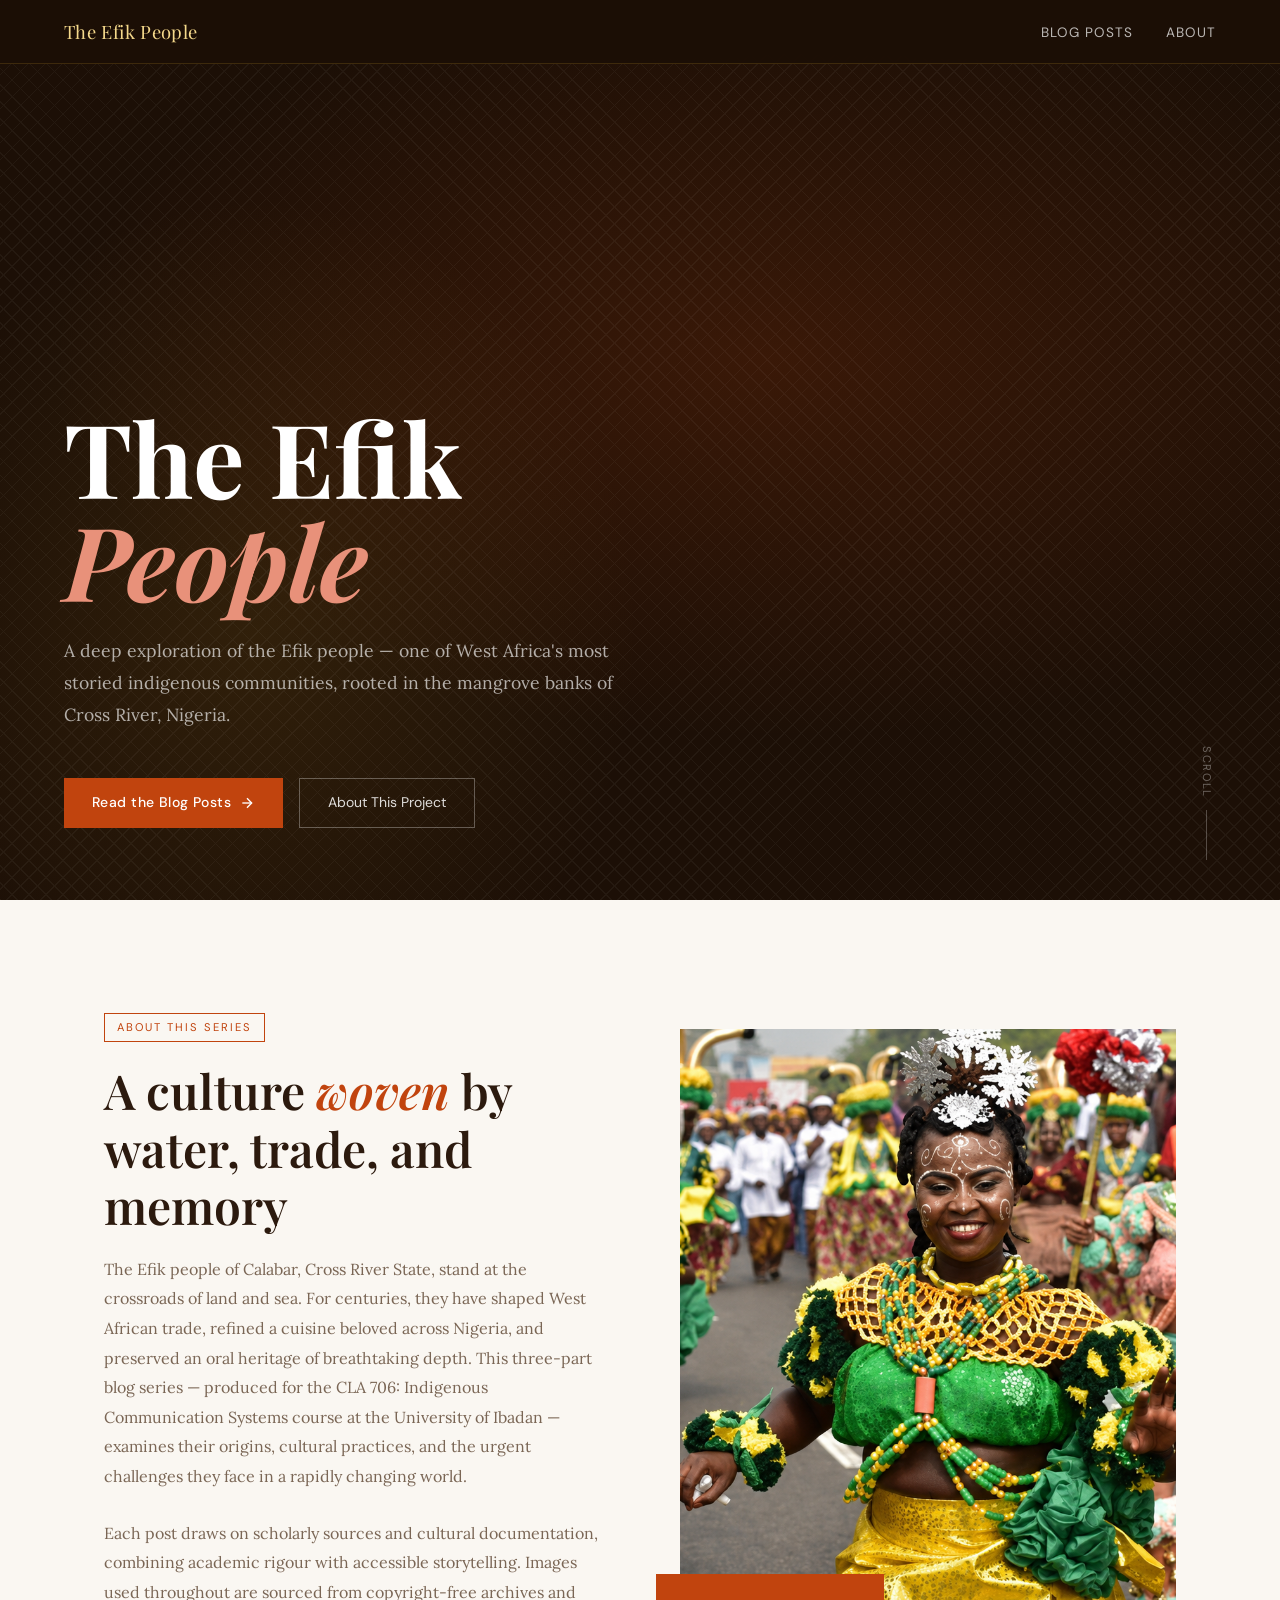
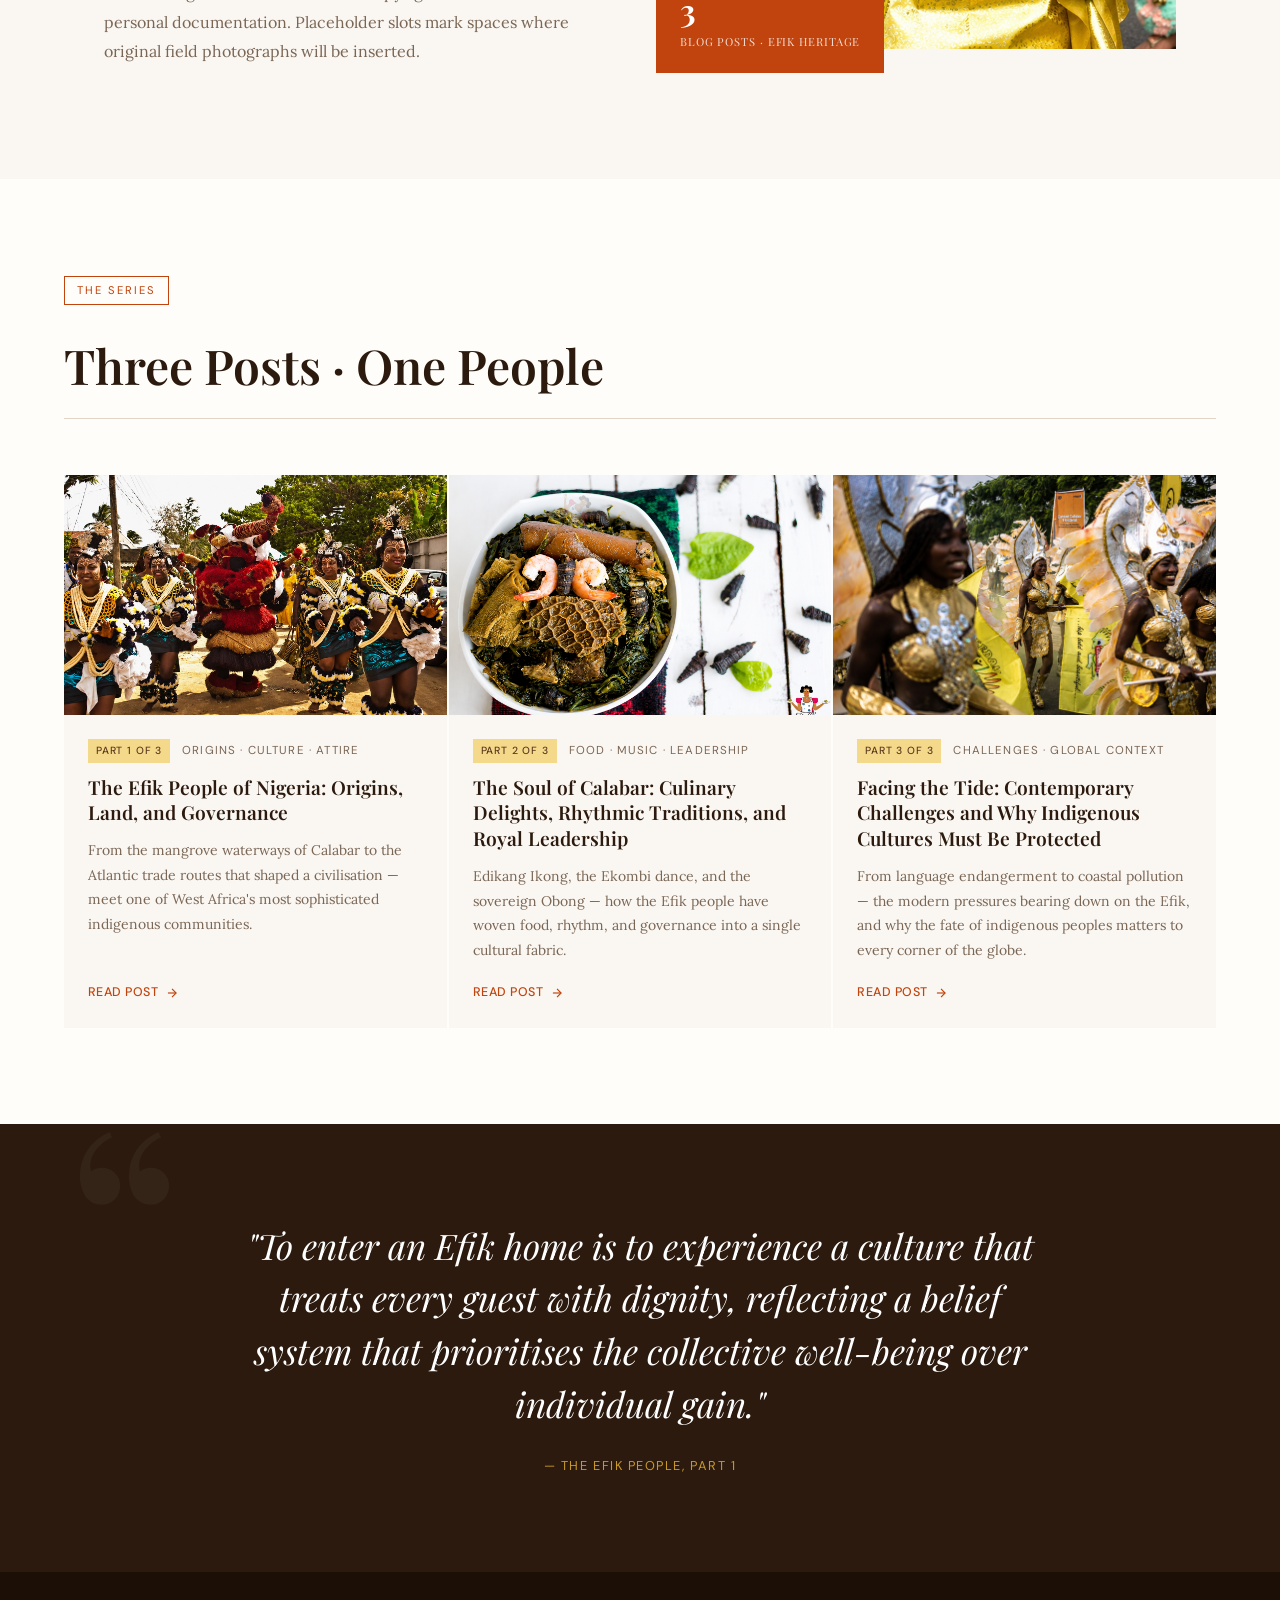
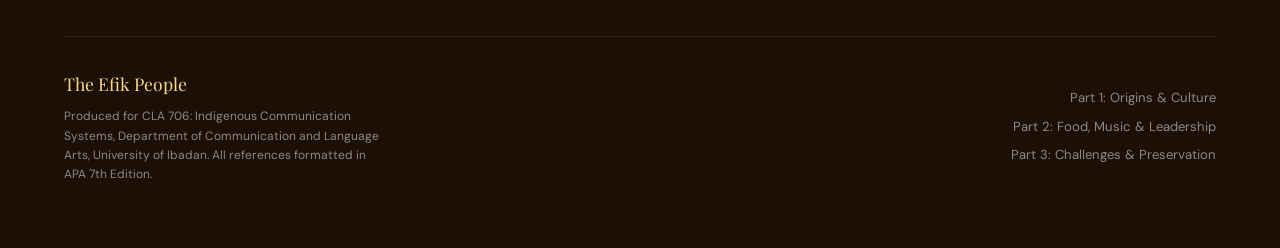
<file: index.html>
<!DOCTYPE html>
<html lang="en">
<head>
<meta charset="UTF-8">
<meta name="viewport" content="width=device-width, initial-scale=1.0">
<title>The Efik People — Calabar Heritage</title>
<link rel="preconnect" href="https://fonts.googleapis.com">
<link rel="preconnect" href="https://fonts.gstatic.com" crossorigin>
<link href="https://fonts.googleapis.com/css2?family=Playfair+Display:ital,wght@0,400;0,600;0,700;1,400;1,600&family=Lora:ital,wght@0,400;0,500;1,400&family=DM+Sans:wght@300;400;500&display=swap" rel="stylesheet">
<link rel="stylesheet" href="styles.css">
</head>
<body>

<nav>
  <a href="#home" class="nav-brand">The Efik People</a>
  <button class="nav-toggle" aria-label="Toggle Navigation">
    <svg width="24" height="24" viewBox="0 0 24 24" fill="none" stroke="currentColor" stroke-width="2">
      <line x1="3" y1="12" x2="21" y2="12"></line>
      <line x1="3" y1="6" x2="21" y2="6"></line>
      <line x1="3" y1="18" x2="21" y2="18"></line>
    </svg>
  </button>
  <ul class="nav-links">
    <li><a href="#posts">Blog Posts</a></li>
    <li><a href="#about">About</a></li>
  </ul>
</nav>

<!-- HOME PAGE -->
<div id="home-page">

  <!-- HERO -->
  <section class="hero" id="home">
    <div class="hero-texture"></div>
    <div class="hero-pattern"></div>

    <h1 class="hero-headline">
      The Efik<br><em>People</em>
    </h1>

    <p class="hero-sub">
      A deep exploration of the Efik people — one of West Africa's most storied indigenous communities, rooted in the mangrove banks of Cross River, Nigeria.
    </p>

    <div class="hero-cta-group">
      <a href="#posts" class="btn-primary">
        Read the Blog Posts
        <svg width="16" height="16" viewBox="0 0 24 24" fill="none" stroke="currentColor" stroke-width="2"><line x1="5" y1="12" x2="19" y2="12"/><polyline points="12 5 19 12 12 19"/></svg>
      </a>
      <a href="#about" class="btn-outline">About This Project</a>
    </div>

    <div class="hero-scroll-hint">Scroll</div>
  </section>

  <!-- INTRO SECTION -->
  <section id="about">
    <div class="section-intro">
      <div class="reveal">
        <span class="label-tag">About This Series</span>
        <h2 class="section-heading">A culture <em>woven</em> by water, trade, and memory</h2>
        <p class="body-text">
          The Efik people of Calabar, Cross River State, stand at the crossroads of land and sea. For centuries, they have shaped West African trade, refined a cuisine beloved across Nigeria, and preserved an oral heritage of breathtaking depth. This three-part blog series — produced for the CLA 706: Indigenous Communication Systems course at the University of Ibadan — examines their origins, cultural practices, and the urgent challenges they face in a rapidly changing world.
        </p>
        <br>
        <p class="body-text">
          Each post draws on scholarly sources and cultural documentation, combining academic rigour with accessible storytelling. Images used throughout are sourced from copyright-free archives and personal documentation. Placeholder slots mark spaces where original field photographs will be inserted.
        </p>
      </div>

      <div class="intro-image-block reveal">
        <img src="images/Intro Section Image.png" alt="Efik women in traditional coral beads and head ties — Cross River State" class="intro-img">
        <div class="float-stat">
          <span class="float-stat-num">3</span>
          <span class="float-stat-label">Blog Posts · Efik Heritage</span>
        </div>
      </div>
    </div>
  </section>

  <!-- POSTS GRID -->
  <section class="posts-section" id="posts">
    <div class="posts-header reveal">
      <div>
        <span class="label-tag">The Series</span>
        <h2 class="section-heading" style="margin-top:0.75rem; margin-bottom:0">Three Posts · One People</h2>
      </div>
    </div>

    <div class="posts-grid">

      <!-- CARD 1 -->
      <a class="post-card reveal" href="post-1">
        <img src="images/Part 1 (Blog Card & Hero).png" alt="Calabar Coastline and traditional Efik attire" class="post-card-img">
        <div class="post-card-body">
          <div class="post-card-meta">
            <span class="post-card-tag">Part 1 of 3</span>
            <span>Origins · Culture · Attire</span>
          </div>
          <h3 class="post-card-title">The Efik People of Nigeria: Origins, Land, and Governance</h3>
          <p class="post-card-excerpt">From the mangrove waterways of Calabar to the Atlantic trade routes that shaped a civilisation — meet one of West Africa's most sophisticated indigenous communities.</p>
          <span class="post-card-read">
            Read Post
            <svg width="14" height="14" viewBox="0 0 24 24" fill="none" stroke="currentColor" stroke-width="2"><line x1="5" y1="12" x2="19" y2="12"/><polyline points="12 5 19 12 12 19"/></svg>
          </span>
        </div>
      </a>

      <!-- CARD 2 -->
      <a class="post-card reveal" href="post-2" style="transition-delay:0.1s">
        <img src="images/Part 2 (Blog Card & Hero).png" alt="Ekombi dance performance and Efik communal feast" class="post-card-img">
        <div class="post-card-body">
          <div class="post-card-meta">
            <span class="post-card-tag">Part 2 of 3</span>
            <span>Food · Music · Leadership</span>
          </div>
          <h3 class="post-card-title">The Soul of Calabar: Culinary Delights, Rhythmic Traditions, and Royal Leadership</h3>
          <p class="post-card-excerpt">Edikang Ikong, the Ekombi dance, and the sovereign Obong — how the Efik people have woven food, rhythm, and governance into a single cultural fabric.</p>
          <span class="post-card-read">
            Read Post
            <svg width="14" height="14" viewBox="0 0 24 24" fill="none" stroke="currentColor" stroke-width="2"><line x1="5" y1="12" x2="19" y2="12"/><polyline points="12 5 19 12 12 19"/></svg>
          </span>
        </div>
      </a>

      <!-- CARD 3 -->
      <a class="post-card reveal" href="post-3" style="transition-delay:0.2s">
        <img src="images/Part 3 (Blog Card & Hero).png" alt="Cross River coastal area and community gathering" class="post-card-img">
        <div class="post-card-body">
          <div class="post-card-meta">
            <span class="post-card-tag">Part 3 of 3</span>
            <span>Challenges · Global Context</span>
          </div>
          <h3 class="post-card-title">Facing the Tide: Contemporary Challenges and Why Indigenous Cultures Must Be Protected</h3>
          <p class="post-card-excerpt">From language endangerment to coastal pollution — the modern pressures bearing down on the Efik, and why the fate of indigenous peoples matters to every corner of the globe.</p>
          <span class="post-card-read">
            Read Post
            <svg width="14" height="14" viewBox="0 0 24 24" fill="none" stroke="currentColor" stroke-width="2"><line x1="5" y1="12" x2="19" y2="12"/><polyline points="12 5 19 12 12 19"/></svg>
          </span>
        </div>
      </a>

    </div>
  </section>

  <!-- QUOTE BAND -->
  <section class="quote-band">
    <p class="quote-text">"To enter an Efik home is to experience a culture that treats every guest with dignity, reflecting a belief system that prioritises the collective well-being over individual gain."</p>
    <p class="quote-attr">— The Efik People, Part 1</p>
  </section>

  <!-- FOOTER -->
  <footer>
    <div class="footer-inner">
      <div>
        <p class="footer-brand">The Efik People</p>
        <p class="footer-note">Produced for CLA 706: Indigenous Communication Systems, Department of Communication and Language Arts, University of Ibadan. All references formatted in APA 7th Edition.</p>
      </div>
      <div class="footer-links">
        <a href="post-1">Part 1: Origins & Culture</a>
        <a href="post-2">Part 2: Food, Music & Leadership</a>
        <a href="post-3">Part 3: Challenges & Preservation</a>
      </div>
    </div>
  </footer>

</div>

<script>
  // Intersection Observer for reveal animations
  const observer = new IntersectionObserver((entries) => {
    entries.forEach(e => {
      if (e.isIntersecting) {
        e.target.classList.add('visible');
        observer.unobserve(e.target);
      }
    });
  }, { threshold: 0.1 });

  document.querySelectorAll('.reveal').forEach(el => observer.observe(el));

  // Mobile menu toggle
  const navToggle = document.querySelector('.nav-toggle');
  const navLinks = document.querySelector('.nav-links');
  if (navToggle && navLinks) {
    navToggle.addEventListener('click', () => {
      navLinks.classList.toggle('active');
    });
    document.querySelectorAll('.nav-links a').forEach(link => {
      link.addEventListener('click', () => {
        navLinks.classList.remove('active');
      });
    });
  }
</script>
</body>
</html>
</file>
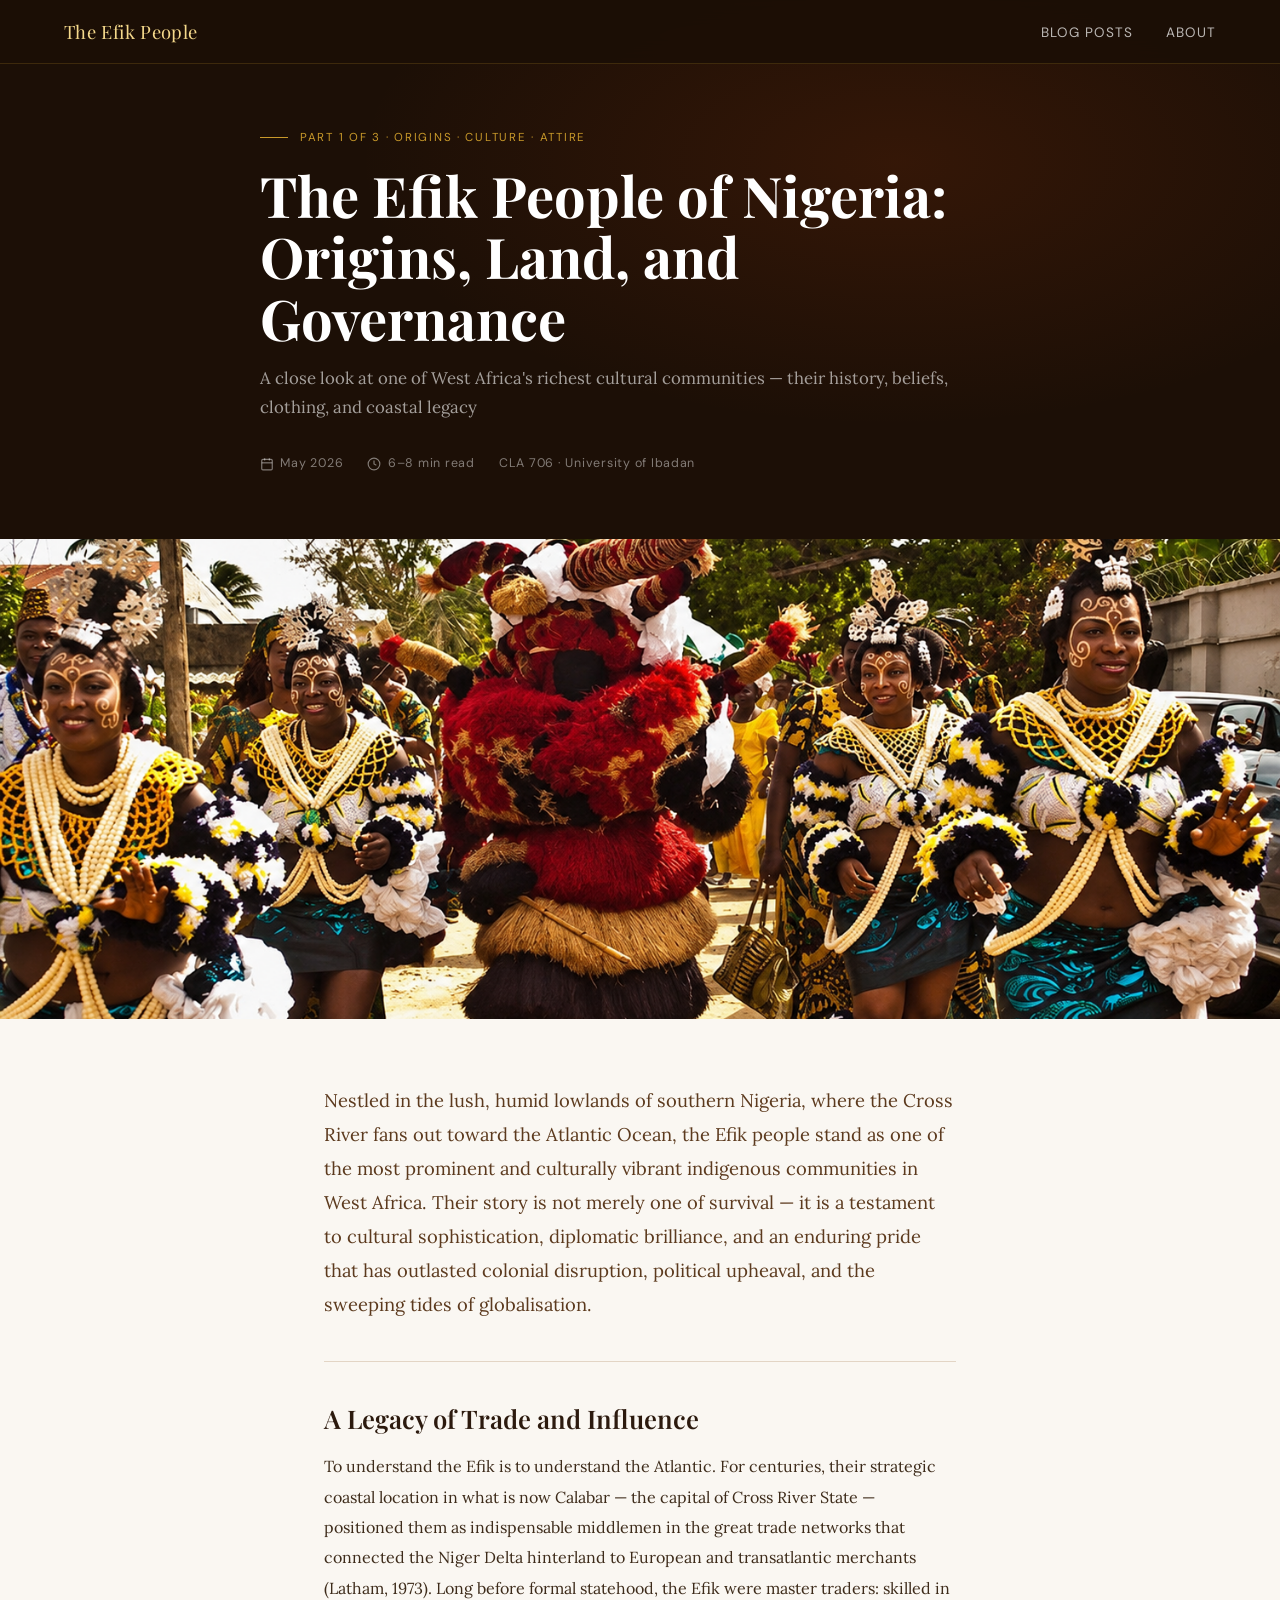
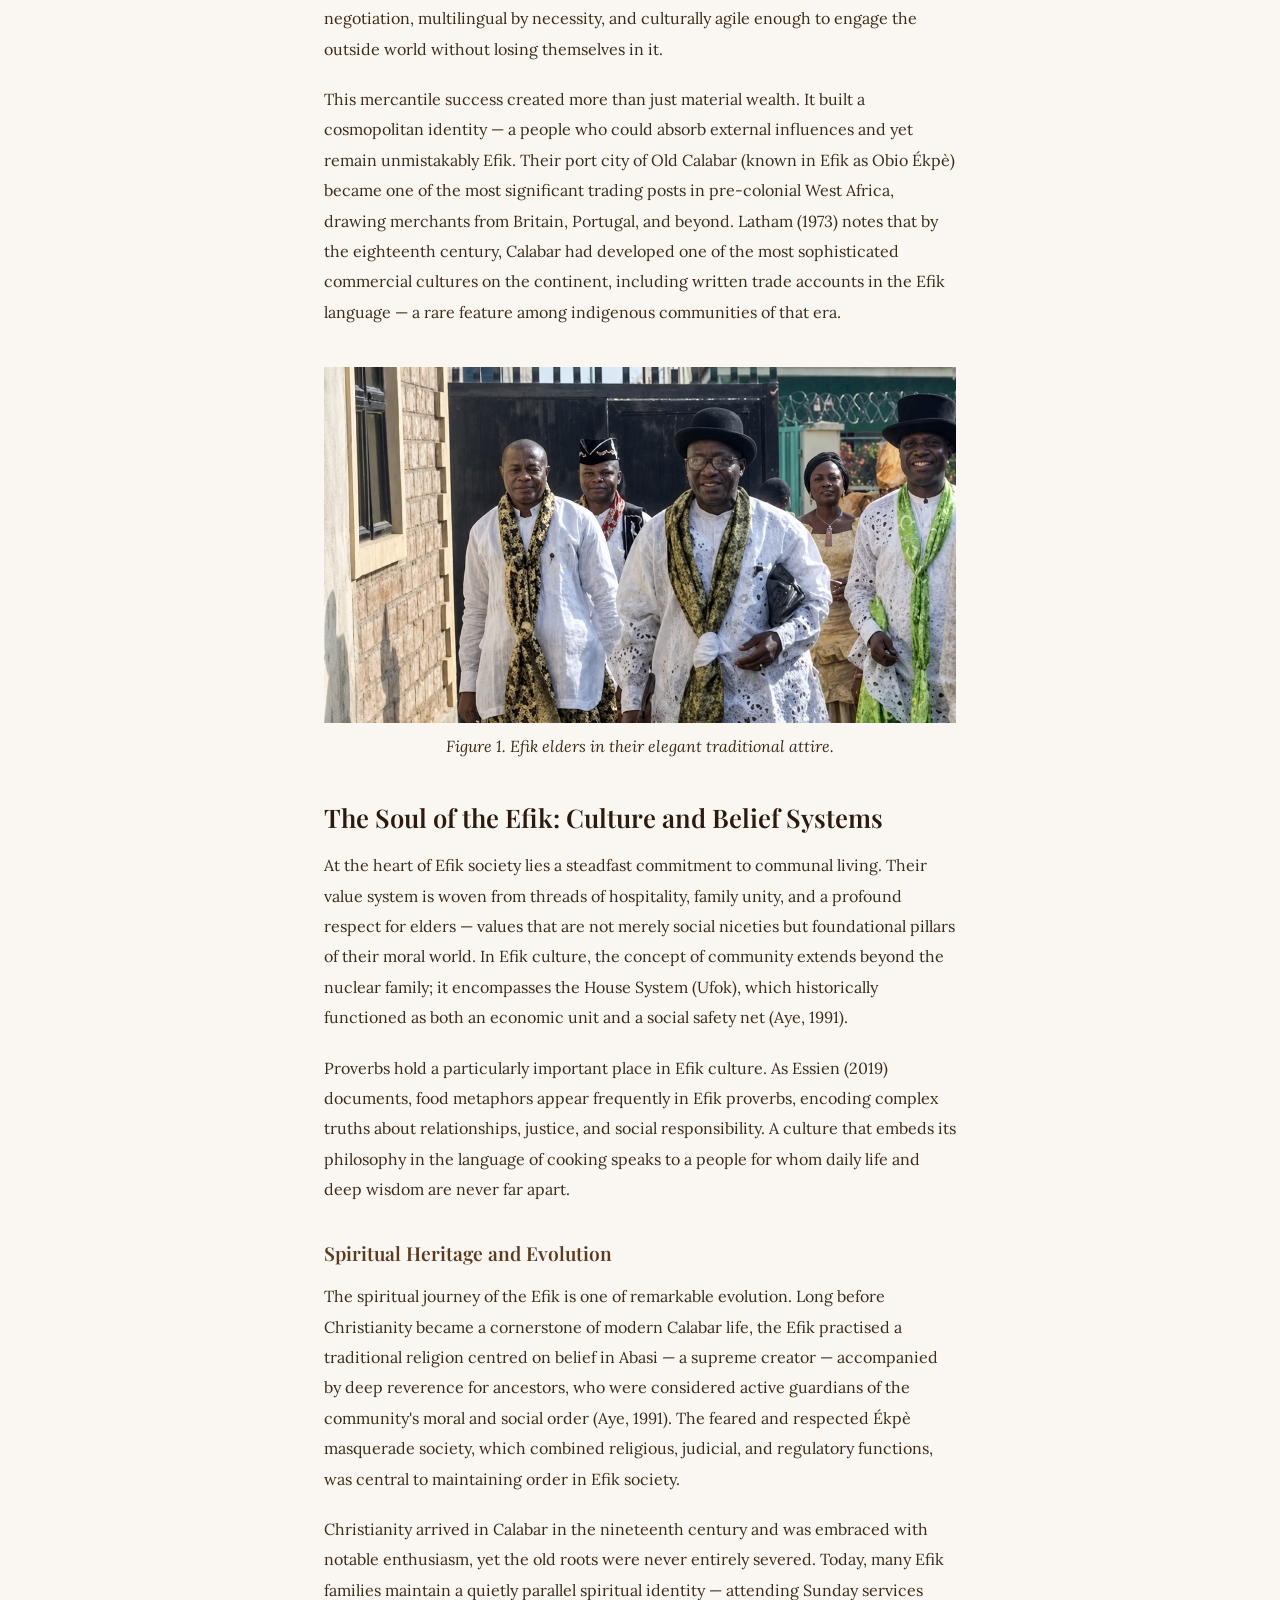
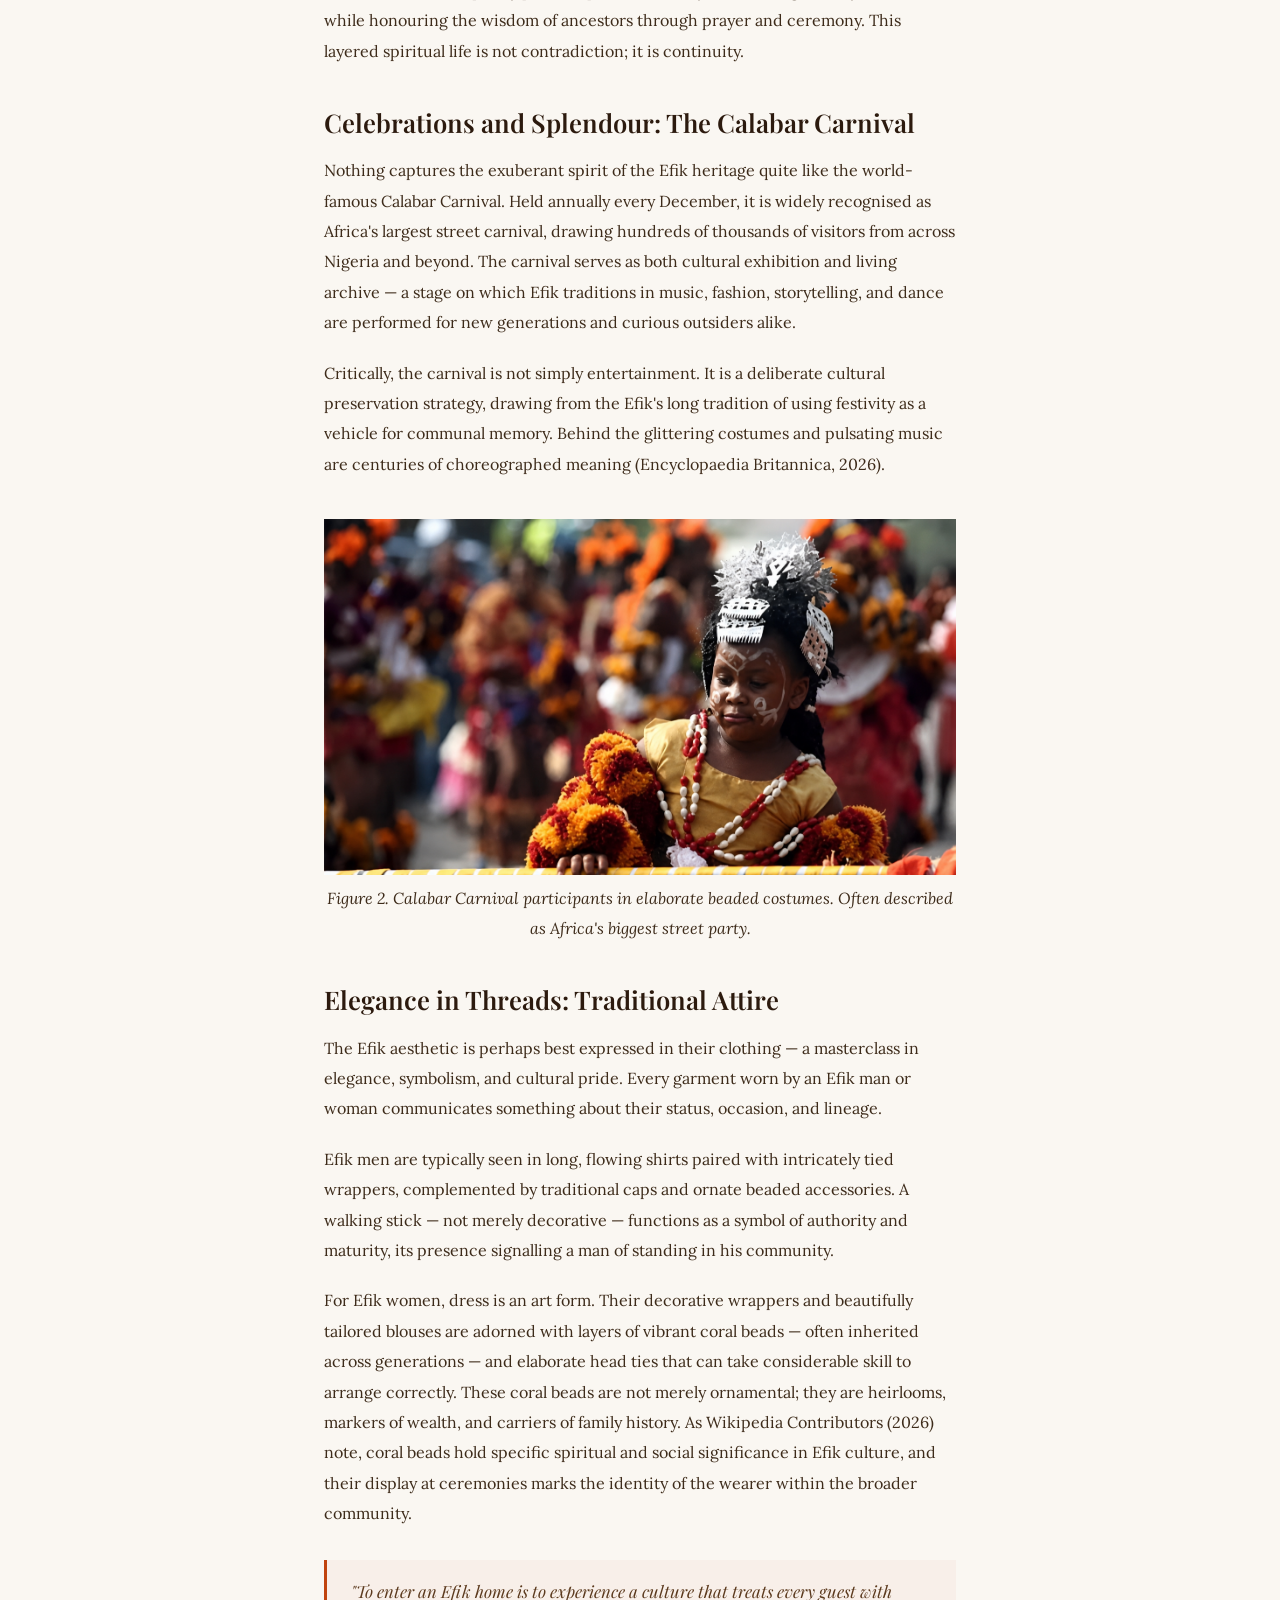
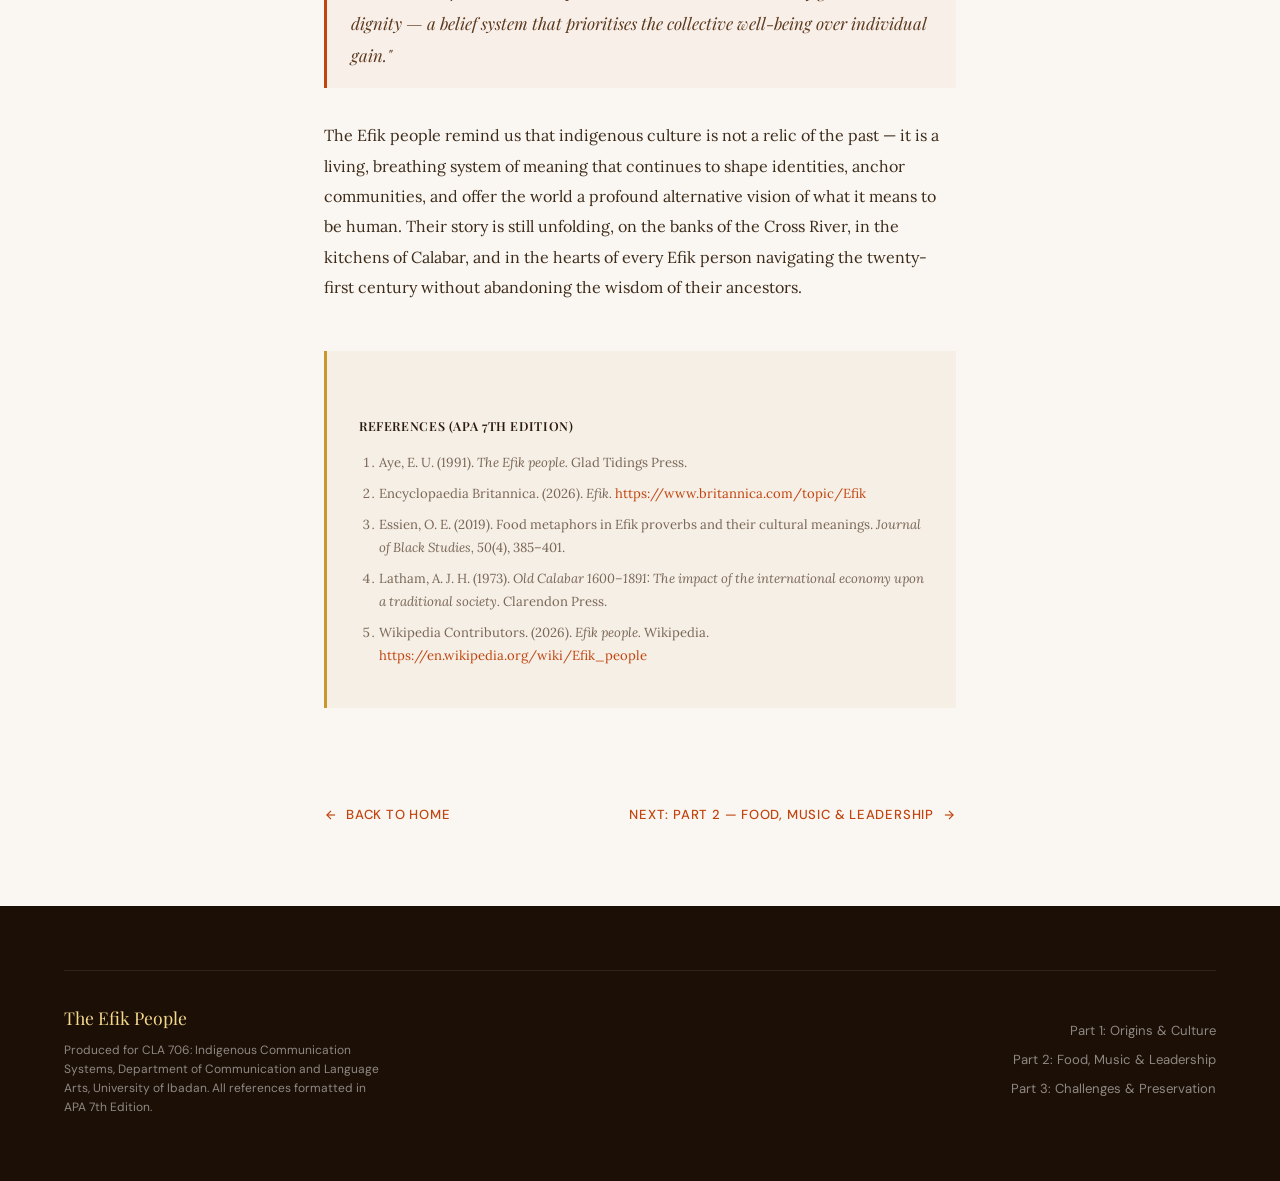
<file: post-1.html>
<!DOCTYPE html>
<html lang="en">
<head>
<meta charset="UTF-8">
<meta name="viewport" content="width=device-width, initial-scale=1.0">
<title>The Efik People of Nigeria: Origins, Land, and Governance</title>
<link rel="preconnect" href="https://fonts.googleapis.com">
<link rel="preconnect" href="https://fonts.gstatic.com" crossorigin>
<link href="https://fonts.googleapis.com/css2?family=Playfair+Display:ital,wght@0,400;0,600;0,700;1,400;1,600&family=Lora:ital,wght@0,400;0,500;1,400&family=DM+Sans:wght@300;400;500&display=swap" rel="stylesheet">
<link rel="stylesheet" href="styles.css">
</head>
<body>

<nav>
  <a href="index" class="nav-brand">The Efik People</a>
  <button class="nav-toggle" aria-label="Toggle Navigation">
    <svg width="24" height="24" viewBox="0 0 24 24" fill="none" stroke="currentColor" stroke-width="2">
      <line x1="3" y1="12" x2="21" y2="12"></line>
      <line x1="3" y1="6" x2="21" y2="6"></line>
      <line x1="3" y1="18" x2="21" y2="18"></line>
    </svg>
  </button>
  <ul class="nav-links">
    <li><a href="index#posts">Blog Posts</a></li>
    <li><a href="index#about">About</a></li>
  </ul>
</nav>

<div class="blog-post-page">
  <div class="post-hero">
    <div class="post-hero-texture"></div>
    <div class="post-hero-content">
      <p class="post-series">Part 1 of 3 · Origins · Culture · Attire</p>
      <h1 class="post-hero-title">The Efik People of Nigeria: Origins, Land, and Governance</h1>
      <p class="post-hero-subtitle">A close look at one of West Africa's richest cultural communities — their history, beliefs, clothing, and coastal legacy</p>
      <div class="post-meta-row">
        <span>
          <svg width="14" height="14" viewBox="0 0 24 24" fill="none" stroke="currentColor" stroke-width="2"><rect x="3" y="4" width="18" height="18" rx="2" ry="2"/><line x1="16" y1="2" x2="16" y2="6"/><line x1="8" y1="2" x2="8" y2="6"/><line x1="3" y1="10" x2="21" y2="10"/></svg>
          May 2026
        </span>
        <span>
          <svg width="14" height="14" viewBox="0 0 24 24" fill="none" stroke="currentColor" stroke-width="2"><circle cx="12" cy="12" r="10"/><polyline points="12 6 12 12 16 14"/></svg>
          6–8 min read
        </span>
        <span>CLA 706 · University of Ibadan</span>
      </div>
    </div>
  </div>

  <!-- Hero image -->
  <img src="images/Part 1 (Blog Card & Hero).png" alt="Calabar coastline and waterways" class="post-image-full">

  <div class="post-body-wrap">
    <p class="post-lead">
      Nestled in the lush, humid lowlands of southern Nigeria, where the Cross River fans out toward the Atlantic Ocean, the Efik people stand as one of the most prominent and culturally vibrant indigenous communities in West Africa. Their story is not merely one of survival — it is a testament to cultural sophistication, diplomatic brilliance, and an enduring pride that has outlasted colonial disruption, political upheaval, and the sweeping tides of globalisation.
    </p>

    <div class="post-body">

      <h2>A Legacy of Trade and Influence</h2>
      <p>
        To understand the Efik is to understand the Atlantic. For centuries, their strategic coastal location in what is now Calabar — the capital of Cross River State — positioned them as indispensable middlemen in the great trade networks that connected the Niger Delta hinterland to European and transatlantic merchants (Latham, 1973). Long before formal statehood, the Efik were master traders: skilled in negotiation, multilingual by necessity, and culturally agile enough to engage the outside world without losing themselves in it.
      </p>
      <p>
        This mercantile success created more than just material wealth. It built a cosmopolitan identity — a people who could absorb external influences and yet remain unmistakably Efik. Their port city of Old Calabar (known in Efik as Obio Ékpè) became one of the most significant trading posts in pre-colonial West Africa, drawing merchants from Britain, Portugal, and beyond. Latham (1973) notes that by the eighteenth century, Calabar had developed one of the most sophisticated commercial cultures on the continent, including written trade accounts in the Efik language — a rare feature among indigenous communities of that era.
      </p>

      <div class="post-inline-img">
        <img src="images/Part 1 (Figure 1).png" alt="Efik elders in traditional attire">
        <p class="post-inline-img-caption">Figure 1. Efik elders in their elegant traditional attire.</p>
      </div>

      <h2>The Soul of the Efik: Culture and Belief Systems</h2>
      <p>
        At the heart of Efik society lies a steadfast commitment to communal living. Their value system is woven from threads of hospitality, family unity, and a profound respect for elders — values that are not merely social niceties but foundational pillars of their moral world. In Efik culture, the concept of community extends beyond the nuclear family; it encompasses the House System (Ufok), which historically functioned as both an economic unit and a social safety net (Aye, 1991).
      </p>
      <p>
        Proverbs hold a particularly important place in Efik culture. As Essien (2019) documents, food metaphors appear frequently in Efik proverbs, encoding complex truths about relationships, justice, and social responsibility. A culture that embeds its philosophy in the language of cooking speaks to a people for whom daily life and deep wisdom are never far apart.
      </p>

      <h3>Spiritual Heritage and Evolution</h3>
      <p>
        The spiritual journey of the Efik is one of remarkable evolution. Long before Christianity became a cornerstone of modern Calabar life, the Efik practised a traditional religion centred on belief in Abasi — a supreme creator — accompanied by deep reverence for ancestors, who were considered active guardians of the community's moral and social order (Aye, 1991). The feared and respected Ékpè masquerade society, which combined religious, judicial, and regulatory functions, was central to maintaining order in Efik society.
      </p>
      <p>
        Christianity arrived in Calabar in the nineteenth century and was embraced with notable enthusiasm, yet the old roots were never entirely severed. Today, many Efik families maintain a quietly parallel spiritual identity — attending Sunday services while honouring the wisdom of ancestors through prayer and ceremony. This layered spiritual life is not contradiction; it is continuity.
      </p>

      <h2>Celebrations and Splendour: The Calabar Carnival</h2>
      <p>
        Nothing captures the exuberant spirit of the Efik heritage quite like the world-famous Calabar Carnival. Held annually every December, it is widely recognised as Africa's largest street carnival, drawing hundreds of thousands of visitors from across Nigeria and beyond. The carnival serves as both cultural exhibition and living archive — a stage on which Efik traditions in music, fashion, storytelling, and dance are performed for new generations and curious outsiders alike.
      </p>
      <p>
        Critically, the carnival is not simply entertainment. It is a deliberate cultural preservation strategy, drawing from the Efik's long tradition of using festivity as a vehicle for communal memory. Behind the glittering costumes and pulsating music are centuries of choreographed meaning (Encyclopaedia Britannica, 2026).
      </p>

      <div class="post-inline-img">
        <img src="images/Part 1 (Figure 2).png" alt="Calabar Carnival performers in elaborate traditional Efik attire">
        <p class="post-inline-img-caption">Figure 2. Calabar Carnival participants in elaborate beaded costumes. Often described as Africa's biggest street party.</p>
      </div>

      <h2>Elegance in Threads: Traditional Attire</h2>
      <p>
        The Efik aesthetic is perhaps best expressed in their clothing — a masterclass in elegance, symbolism, and cultural pride. Every garment worn by an Efik man or woman communicates something about their status, occasion, and lineage.
      </p>
      <p>
        Efik men are typically seen in long, flowing shirts paired with intricately tied wrappers, complemented by traditional caps and ornate beaded accessories. A walking stick — not merely decorative — functions as a symbol of authority and maturity, its presence signalling a man of standing in his community.
      </p>
      <p>
        For Efik women, dress is an art form. Their decorative wrappers and beautifully tailored blouses are adorned with layers of vibrant coral beads — often inherited across generations — and elaborate head ties that can take considerable skill to arrange correctly. These coral beads are not merely ornamental; they are heirlooms, markers of wealth, and carriers of family history. As Wikipedia Contributors (2026) note, coral beads hold specific spiritual and social significance in Efik culture, and their display at ceremonies marks the identity of the wearer within the broader community.
      </p>

      <blockquote>
        <p>"To enter an Efik home is to experience a culture that treats every guest with dignity — a belief system that prioritises the collective well-being over individual gain."</p>
      </blockquote>

      <p>
        The Efik people remind us that indigenous culture is not a relic of the past — it is a living, breathing system of meaning that continues to shape identities, anchor communities, and offer the world a profound alternative vision of what it means to be human. Their story is still unfolding, on the banks of the Cross River, in the kitchens of Calabar, and in the hearts of every Efik person navigating the twenty-first century without abandoning the wisdom of their ancestors.
      </p>

      <div class="references-block">
        <h3>References (APA 7th Edition)</h3>
        <ol>
          <li>Aye, E. U. (1991). <em>The Efik people.</em> Glad Tidings Press.</li>
          <li>Encyclopaedia Britannica. (2026). <em>Efik.</em> <a href="https://www.britannica.com/topic/Efik" target="_blank">https://www.britannica.com/topic/Efik</a></li>
          <li>Essien, O. E. (2019). Food metaphors in Efik proverbs and their cultural meanings. <em>Journal of Black Studies, 50</em>(4), 385–401.</li>
          <li>Latham, A. J. H. (1973). <em>Old Calabar 1600–1891: The impact of the international economy upon a traditional society.</em> Clarendon Press.</li>
          <li>Wikipedia Contributors. (2026). <em>Efik people.</em> Wikipedia. <a href="https://en.wikipedia.org/wiki/Efik_people" target="_blank">https://en.wikipedia.org/wiki/Efik_people</a></li>
        </ol>
      </div>

    </div>
  </div>

  <div class="post-nav">
    <a class="post-nav-btn" href="index">
      <svg width="14" height="14" viewBox="0 0 24 24" fill="none" stroke="currentColor" stroke-width="2"><line x1="19" y1="12" x2="5" y2="12"/><polyline points="12 19 5 12 12 5"/></svg>
      Back to Home
    </a>
    <a class="post-nav-btn" href="post-2">
      Next: Part 2 — Food, Music & Leadership
      <svg width="14" height="14" viewBox="0 0 24 24" fill="none" stroke="currentColor" stroke-width="2"><line x1="5" y1="12" x2="19" y2="12"/><polyline points="12 5 19 12 12 19"/></svg>
    </a>
  </div>
</div>

<!-- FOOTER -->
<footer>
  <div class="footer-inner">
    <div>
      <p class="footer-brand">The Efik People</p>
      <p class="footer-note">Produced for CLA 706: Indigenous Communication Systems, Department of Communication and Language Arts, University of Ibadan. All references formatted in APA 7th Edition.</p>
    </div>
    <div class="footer-links">
      <a href="post-1">Part 1: Origins & Culture</a>
      <a href="post-2">Part 2: Food, Music & Leadership</a>
      <a href="post-3">Part 3: Challenges & Preservation</a>
    </div>
  </div>
</footer>

<script>
  // Mobile menu toggle
  const navToggle = document.querySelector('.nav-toggle');
  const navLinks = document.querySelector('.nav-links');
  if (navToggle && navLinks) {
    navToggle.addEventListener('click', () => {
      navLinks.classList.toggle('active');
    });
    document.querySelectorAll('.nav-links a').forEach(link => {
      link.addEventListener('click', () => {
        navLinks.classList.remove('active');
      });
    });
  }
</script>

</body>
</html>
</file>
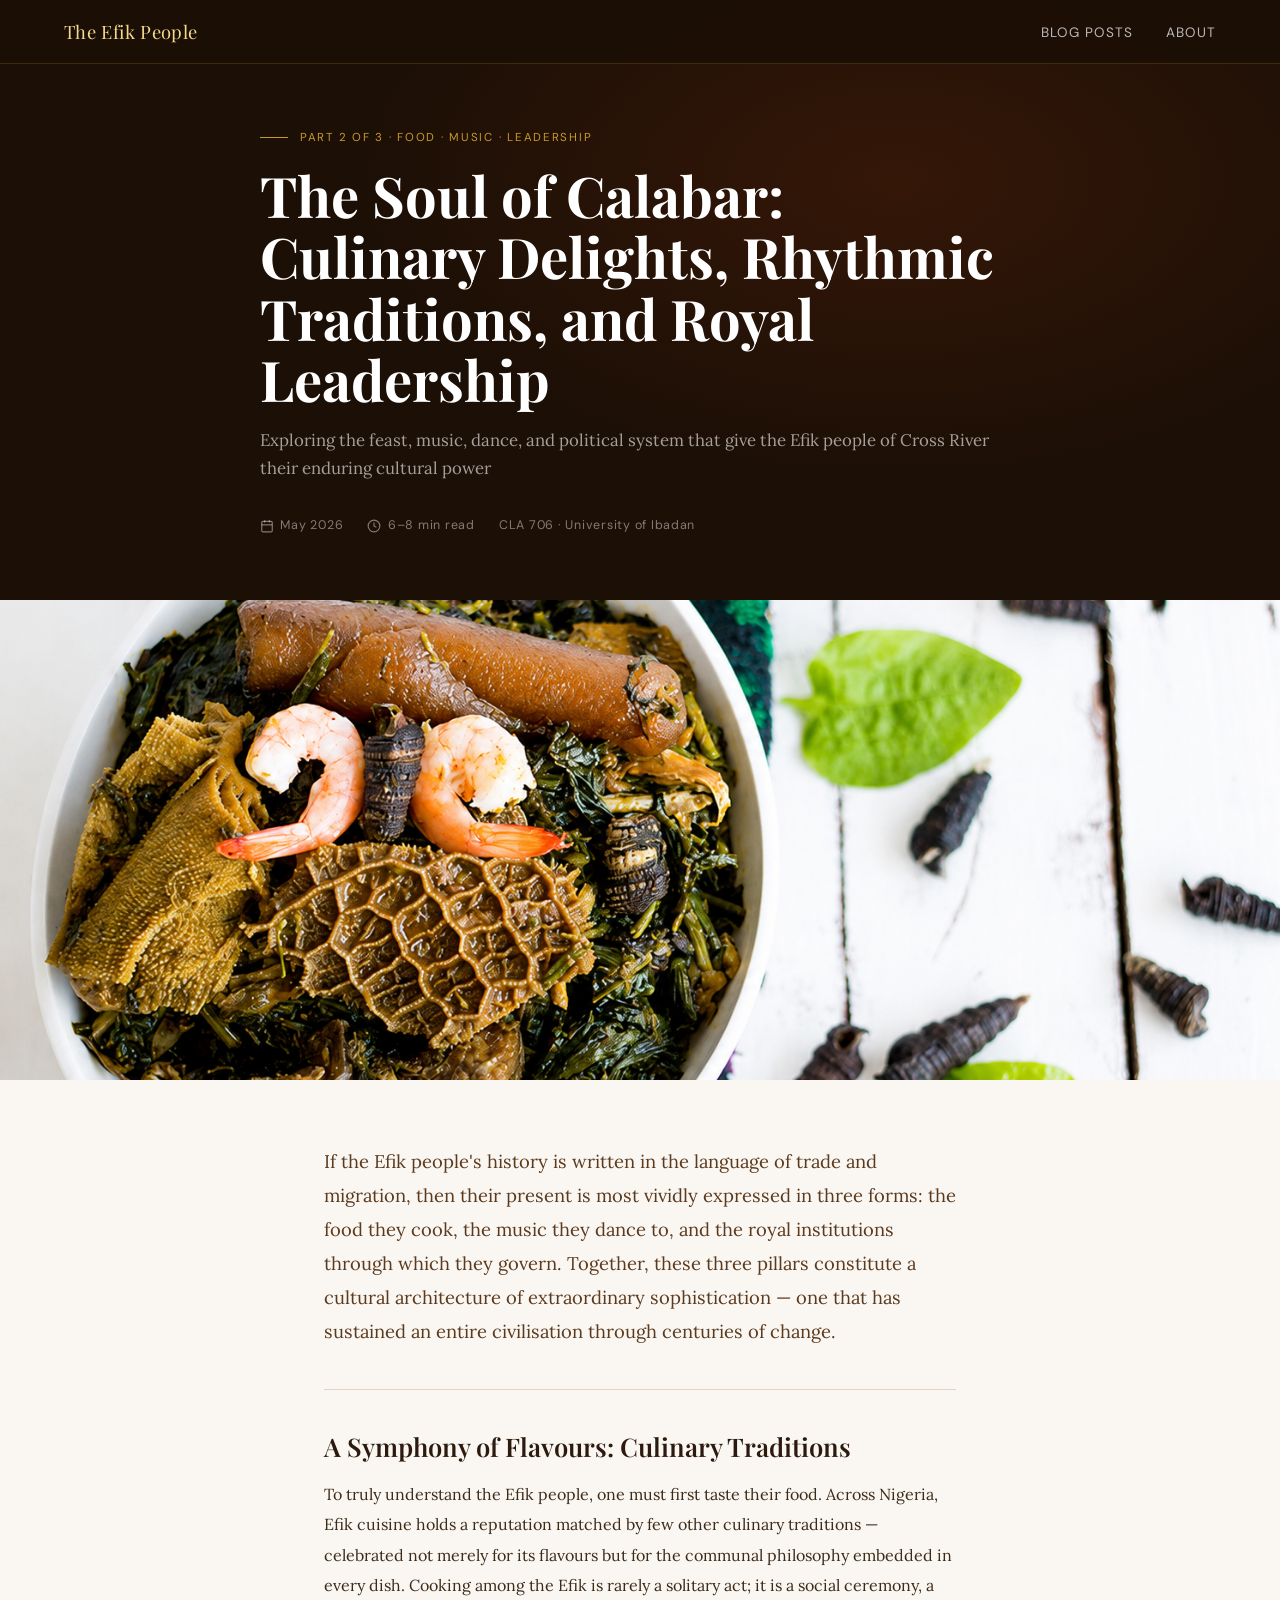
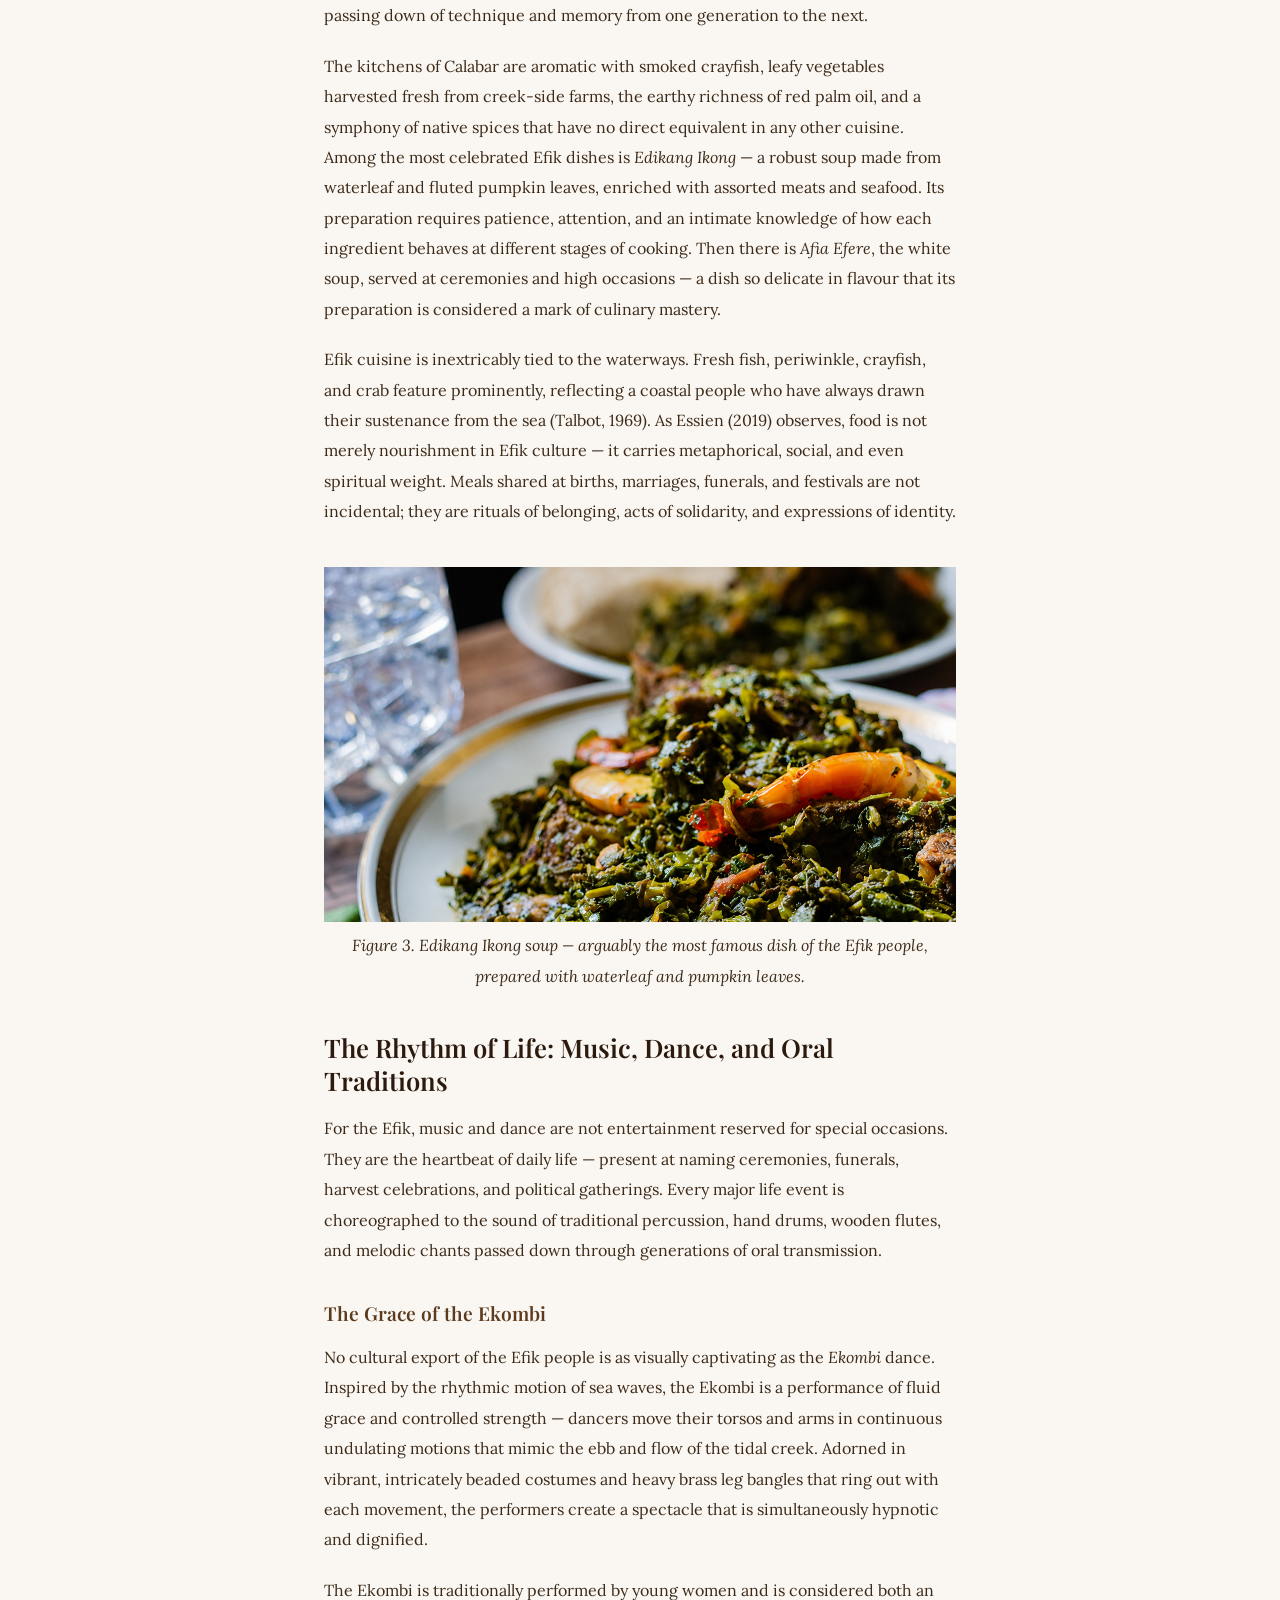
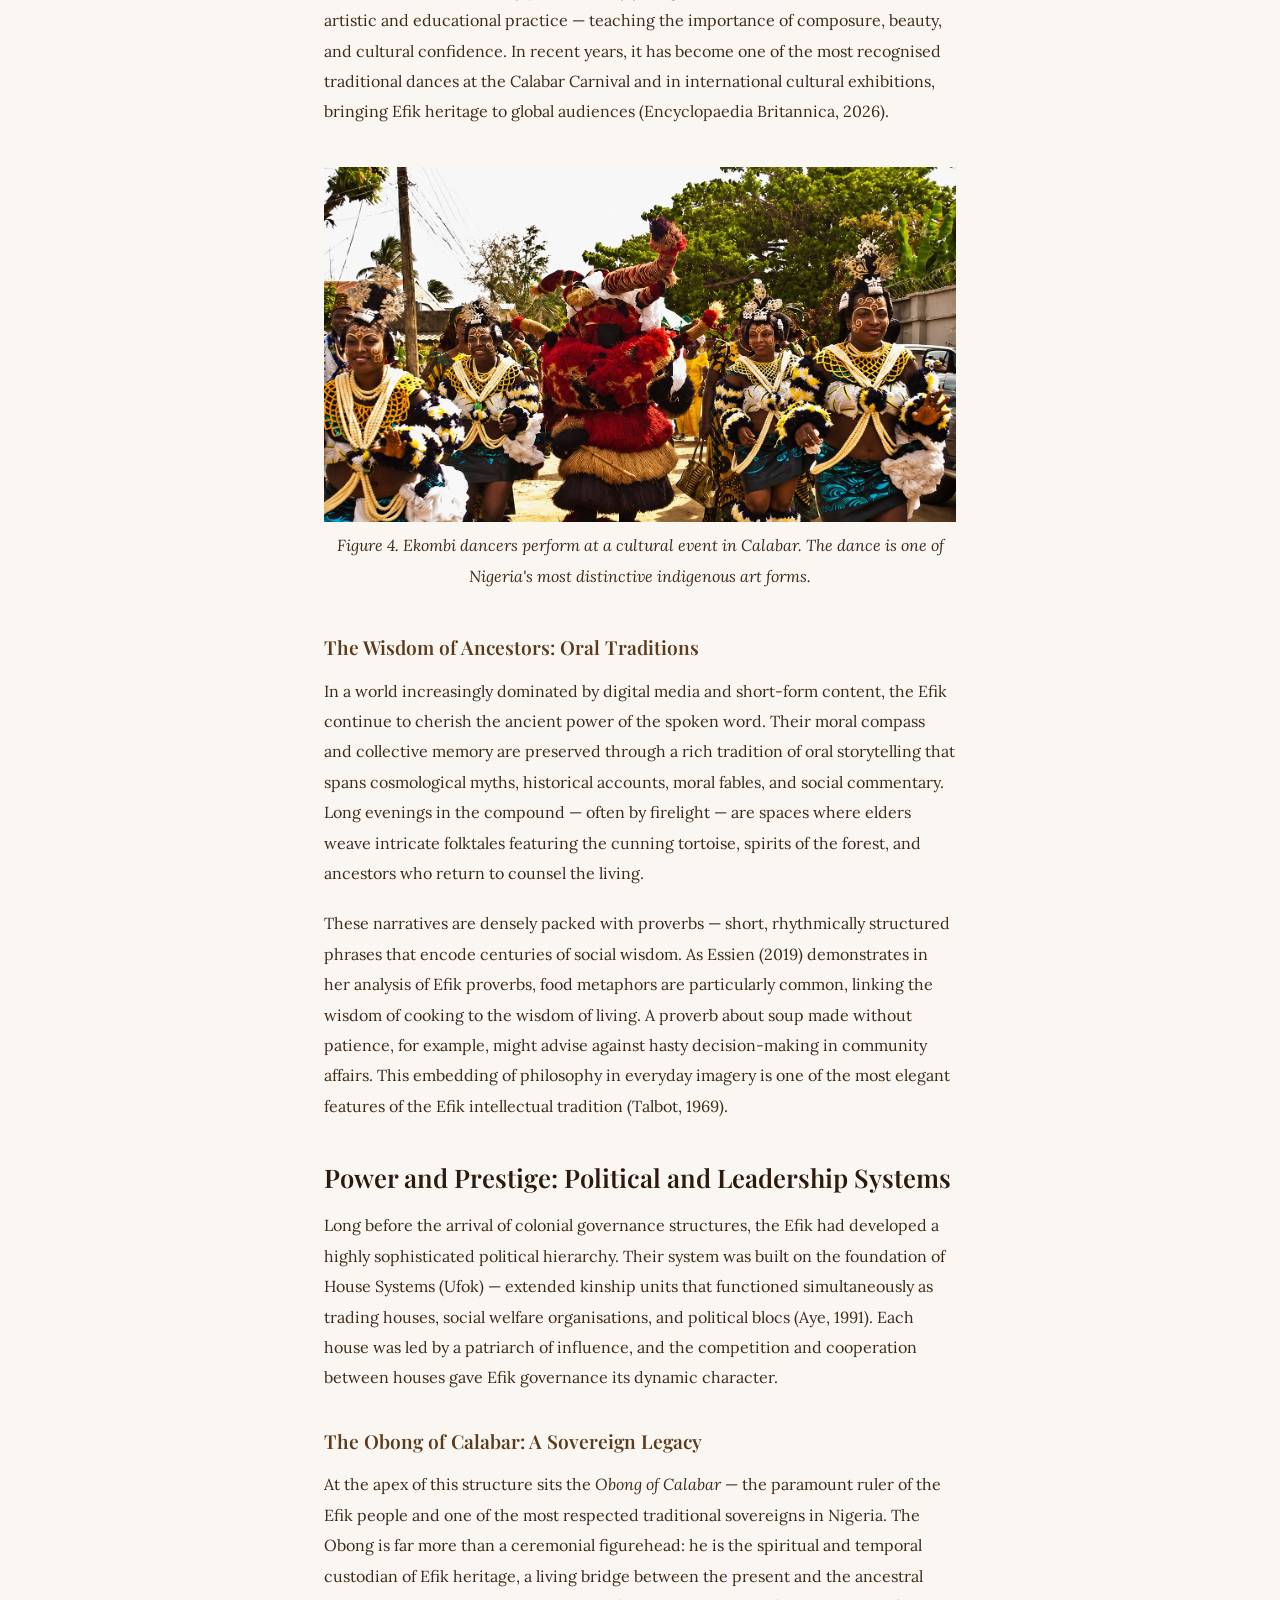
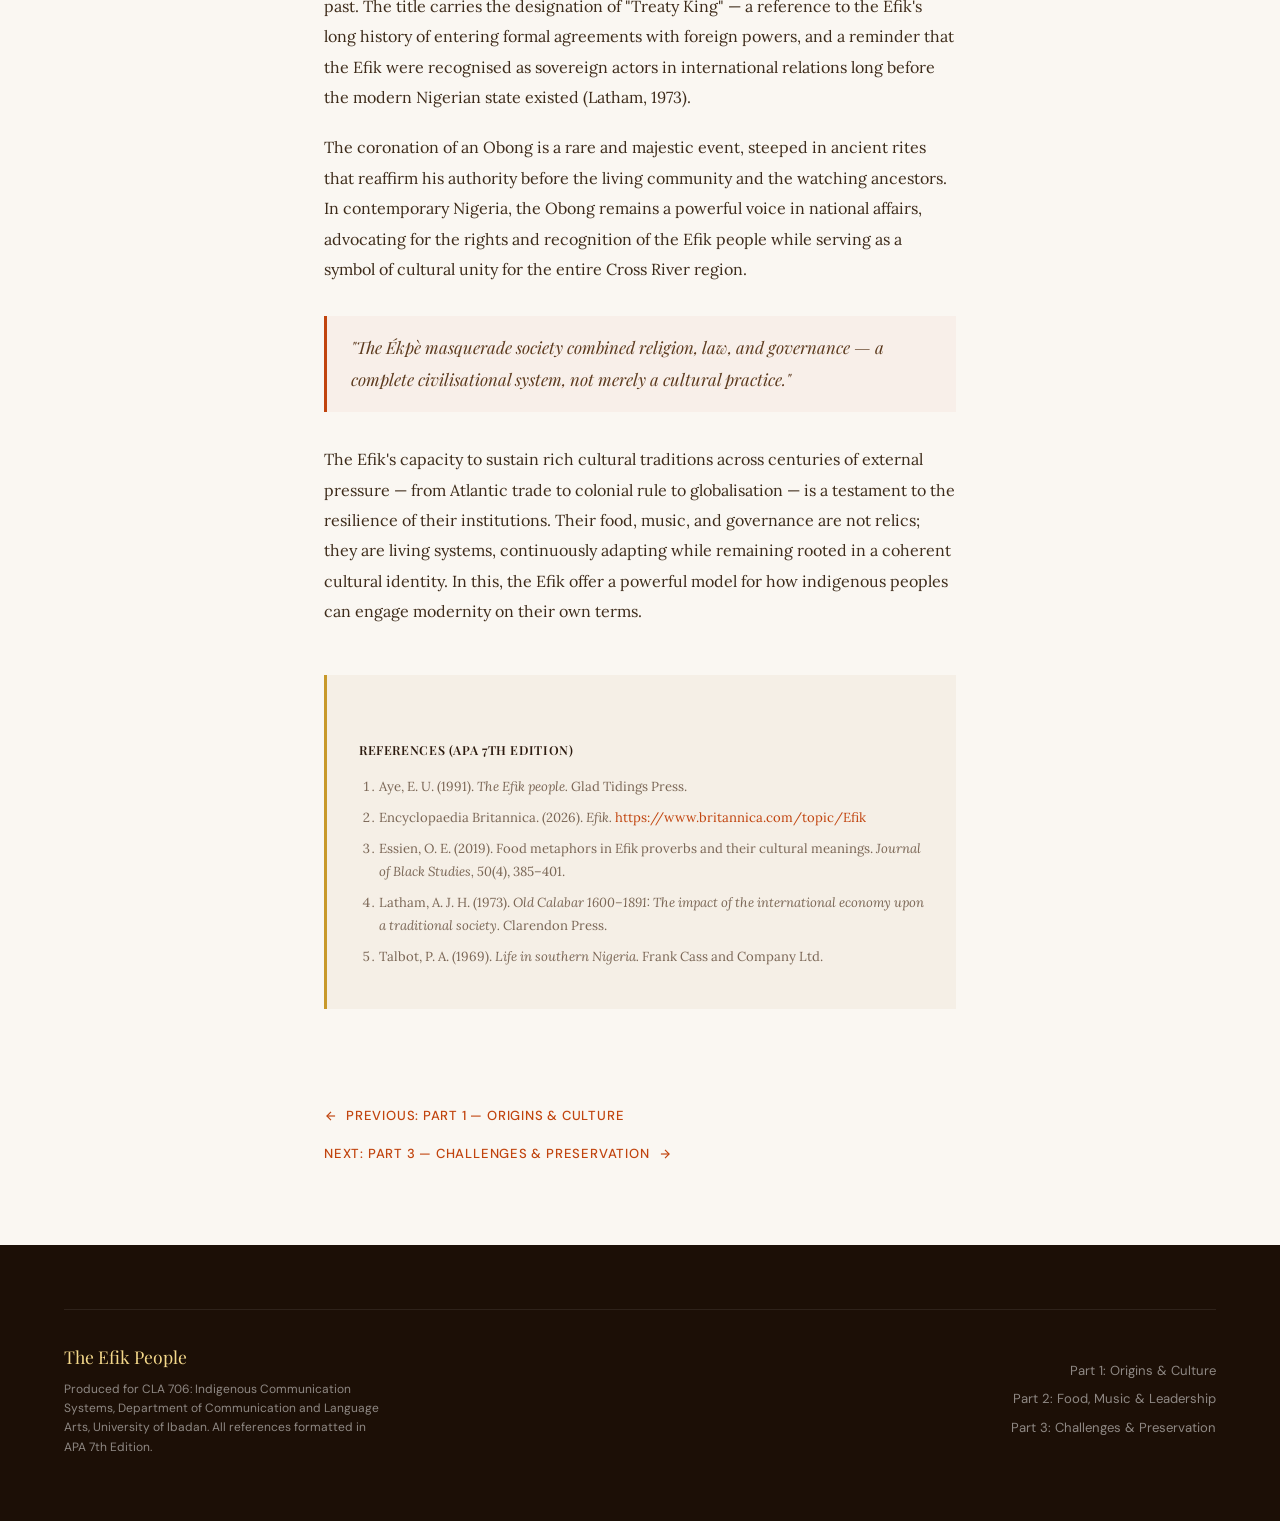
<file: post-2.html>
<!DOCTYPE html>
<html lang="en">
<head>
<meta charset="UTF-8">
<meta name="viewport" content="width=device-width, initial-scale=1.0">
<title>The Soul of Calabar: Culinary Delights, Rhythmic Traditions, and Royal Leadership</title>
<link rel="preconnect" href="https://fonts.googleapis.com">
<link rel="preconnect" href="https://fonts.gstatic.com" crossorigin>
<link href="https://fonts.googleapis.com/css2?family=Playfair+Display:ital,wght@0,400;0,600;0,700;1,400;1,600&family=Lora:ital,wght@0,400;0,500;1,400&family=DM+Sans:wght@300;400;500&display=swap" rel="stylesheet">
<link rel="stylesheet" href="styles.css">
</head>
<body>

<nav>
  <a href="index" class="nav-brand">The Efik People</a>
  <button class="nav-toggle" aria-label="Toggle Navigation">
    <svg width="24" height="24" viewBox="0 0 24 24" fill="none" stroke="currentColor" stroke-width="2">
      <line x1="3" y1="12" x2="21" y2="12"></line>
      <line x1="3" y1="6" x2="21" y2="6"></line>
      <line x1="3" y1="18" x2="21" y2="18"></line>
    </svg>
  </button>
  <ul class="nav-links">
    <li><a href="index#posts">Blog Posts</a></li>
    <li><a href="index#about">About</a></li>
  </ul>
</nav>

<div class="blog-post-page">
  <div class="post-hero">
    <div class="post-hero-texture"></div>
    <div class="post-hero-content">
      <p class="post-series">Part 2 of 3 · Food · Music · Leadership</p>
      <h1 class="post-hero-title">The Soul of Calabar: Culinary Delights, Rhythmic Traditions, and Royal Leadership</h1>
      <p class="post-hero-subtitle">Exploring the feast, music, dance, and political system that give the Efik people of Cross River their enduring cultural power</p>
      <div class="post-meta-row">
        <span>
          <svg width="14" height="14" viewBox="0 0 24 24" fill="none" stroke="currentColor" stroke-width="2"><rect x="3" y="4" width="18" height="18" rx="2" ry="2"/><line x1="16" y1="2" x2="16" y2="6"/><line x1="8" y1="2" x2="8" y2="6"/><line x1="3" y1="10" x2="21" y2="10"/></svg>
          May 2026
        </span>
        <span>
          <svg width="14" height="14" viewBox="0 0 24 24" fill="none" stroke="currentColor" stroke-width="2"><circle cx="12" cy="12" r="10"/><polyline points="12 6 12 12 16 14"/></svg>
          6–8 min read
        </span>
        <span>CLA 706 · University of Ibadan</span>
      </div>
    </div>
  </div>

  <!-- Hero image -->
  <img src="images/Part 2 (Blog Card & Hero).png" alt="Ekombi dance performance and Efik communal feast" class="post-image-full">

  <div class="post-body-wrap">
    <p class="post-lead">
      If the Efik people's history is written in the language of trade and migration, then their present is most vividly expressed in three forms: the food they cook, the music they dance to, and the royal institutions through which they govern. Together, these three pillars constitute a cultural architecture of extraordinary sophistication — one that has sustained an entire civilisation through centuries of change.
    </p>

    <div class="post-body">

      <h2>A Symphony of Flavours: Culinary Traditions</h2>
      <p>
        To truly understand the Efik people, one must first taste their food. Across Nigeria, Efik cuisine holds a reputation matched by few other culinary traditions — celebrated not merely for its flavours but for the communal philosophy embedded in every dish. Cooking among the Efik is rarely a solitary act; it is a social ceremony, a passing down of technique and memory from one generation to the next.
      </p>
      <p>
        The kitchens of Calabar are aromatic with smoked crayfish, leafy vegetables harvested fresh from creek-side farms, the earthy richness of red palm oil, and a symphony of native spices that have no direct equivalent in any other cuisine. Among the most celebrated Efik dishes is <em>Edikang Ikong</em> — a robust soup made from waterleaf and fluted pumpkin leaves, enriched with assorted meats and seafood. Its preparation requires patience, attention, and an intimate knowledge of how each ingredient behaves at different stages of cooking. Then there is <em>Afia Efere</em>, the white soup, served at ceremonies and high occasions — a dish so delicate in flavour that its preparation is considered a mark of culinary mastery.
      </p>
      <p>
        Efik cuisine is inextricably tied to the waterways. Fresh fish, periwinkle, crayfish, and crab feature prominently, reflecting a coastal people who have always drawn their sustenance from the sea (Talbot, 1969). As Essien (2019) observes, food is not merely nourishment in Efik culture — it carries metaphorical, social, and even spiritual weight. Meals shared at births, marriages, funerals, and festivals are not incidental; they are rituals of belonging, acts of solidarity, and expressions of identity.
      </p>

      <div class="post-inline-img">
        <img src="images/Part 2 (Figure 3).png" alt="Edikang Ikong soup with eba">
        <p class="post-inline-img-caption">Figure 3. Edikang Ikong soup — arguably the most famous dish of the Efik people, prepared with waterleaf and pumpkin leaves.</p>
      </div>

      <h2>The Rhythm of Life: Music, Dance, and Oral Traditions</h2>
      <p>
        For the Efik, music and dance are not entertainment reserved for special occasions. They are the heartbeat of daily life — present at naming ceremonies, funerals, harvest celebrations, and political gatherings. Every major life event is choreographed to the sound of traditional percussion, hand drums, wooden flutes, and melodic chants passed down through generations of oral transmission.
      </p>

      <h3>The Grace of the Ekombi</h3>
      <p>
        No cultural export of the Efik people is as visually captivating as the <em>Ekombi</em> dance. Inspired by the rhythmic motion of sea waves, the Ekombi is a performance of fluid grace and controlled strength — dancers move their torsos and arms in continuous undulating motions that mimic the ebb and flow of the tidal creek. Adorned in vibrant, intricately beaded costumes and heavy brass leg bangles that ring out with each movement, the performers create a spectacle that is simultaneously hypnotic and dignified.
      </p>
      <p>
        The Ekombi is traditionally performed by young women and is considered both an artistic and educational practice — teaching the importance of composure, beauty, and cultural confidence. In recent years, it has become one of the most recognised traditional dances at the Calabar Carnival and in international cultural exhibitions, bringing Efik heritage to global audiences (Encyclopaedia Britannica, 2026).
      </p>

      <div class="post-inline-img">
        <img src="images/Part 2 (Figure 4).png" alt="Ekombi dancers perform at cultural event in Calabar">
        <p class="post-inline-img-caption">Figure 4. Ekombi dancers perform at a cultural event in Calabar. The dance is one of Nigeria's most distinctive indigenous art forms.</p>
      </div>

      <h3>The Wisdom of Ancestors: Oral Traditions</h3>
      <p>
        In a world increasingly dominated by digital media and short-form content, the Efik continue to cherish the ancient power of the spoken word. Their moral compass and collective memory are preserved through a rich tradition of oral storytelling that spans cosmological myths, historical accounts, moral fables, and social commentary. Long evenings in the compound — often by firelight — are spaces where elders weave intricate folktales featuring the cunning tortoise, spirits of the forest, and ancestors who return to counsel the living.
      </p>
      <p>
        These narratives are densely packed with proverbs — short, rhythmically structured phrases that encode centuries of social wisdom. As Essien (2019) demonstrates in her analysis of Efik proverbs, food metaphors are particularly common, linking the wisdom of cooking to the wisdom of living. A proverb about soup made without patience, for example, might advise against hasty decision-making in community affairs. This embedding of philosophy in everyday imagery is one of the most elegant features of the Efik intellectual tradition (Talbot, 1969).
      </p>

      <h2>Power and Prestige: Political and Leadership Systems</h2>
      <p>
        Long before the arrival of colonial governance structures, the Efik had developed a highly sophisticated political hierarchy. Their system was built on the foundation of House Systems (Ufok) — extended kinship units that functioned simultaneously as trading houses, social welfare organisations, and political blocs (Aye, 1991). Each house was led by a patriarch of influence, and the competition and cooperation between houses gave Efik governance its dynamic character.
      </p>

      <h3>The Obong of Calabar: A Sovereign Legacy</h3>
      <p>
        At the apex of this structure sits the <em>Obong of Calabar</em> — the paramount ruler of the Efik people and one of the most respected traditional sovereigns in Nigeria. The Obong is far more than a ceremonial figurehead: he is the spiritual and temporal custodian of Efik heritage, a living bridge between the present and the ancestral past. The title carries the designation of "Treaty King" — a reference to the Efik's long history of entering formal agreements with foreign powers, and a reminder that the Efik were recognised as sovereign actors in international relations long before the modern Nigerian state existed (Latham, 1973).
      </p>
      <p>
        The coronation of an Obong is a rare and majestic event, steeped in ancient rites that reaffirm his authority before the living community and the watching ancestors. In contemporary Nigeria, the Obong remains a powerful voice in national affairs, advocating for the rights and recognition of the Efik people while serving as a symbol of cultural unity for the entire Cross River region.
      </p>

      <blockquote>
        <p>"The Ékpè masquerade society combined religion, law, and governance — a complete civilisational system, not merely a cultural practice."</p>
      </blockquote>

      <p>
        The Efik's capacity to sustain rich cultural traditions across centuries of external pressure — from Atlantic trade to colonial rule to globalisation — is a testament to the resilience of their institutions. Their food, music, and governance are not relics; they are living systems, continuously adapting while remaining rooted in a coherent cultural identity. In this, the Efik offer a powerful model for how indigenous peoples can engage modernity on their own terms.
      </p>

      <div class="references-block">
        <h3>References (APA 7th Edition)</h3>
        <ol>
          <li>Aye, E. U. (1991). <em>The Efik people.</em> Glad Tidings Press.</li>
          <li>Encyclopaedia Britannica. (2026). <em>Efik.</em> <a href="https://www.britannica.com/topic/Efik" target="_blank">https://www.britannica.com/topic/Efik</a></li>
          <li>Essien, O. E. (2019). Food metaphors in Efik proverbs and their cultural meanings. <em>Journal of Black Studies, 50</em>(4), 385–401.</li>
          <li>Latham, A. J. H. (1973). <em>Old Calabar 1600–1891: The impact of the international economy upon a traditional society.</em> Clarendon Press.</li>
          <li>Talbot, P. A. (1969). <em>Life in southern Nigeria.</em> Frank Cass and Company Ltd.</li>
        </ol>
      </div>

    </div>
  </div>

  <div class="post-nav">
    <a class="post-nav-btn" href="post-1">
      <svg width="14" height="14" viewBox="0 0 24 24" fill="none" stroke="currentColor" stroke-width="2"><line x1="19" y1="12" x2="5" y2="12"/><polyline points="12 19 5 12 12 5"/></svg>
      Previous: Part 1 — Origins & Culture
    </a>
    <a class="post-nav-btn" href="post-3">
      Next: Part 3 — Challenges & Preservation
      <svg width="14" height="14" viewBox="0 0 24 24" fill="none" stroke="currentColor" stroke-width="2"><line x1="5" y1="12" x2="19" y2="12"/><polyline points="12 5 19 12 12 19"/></svg>
    </a>
  </div>
</div>

<!-- FOOTER -->
<footer>
  <div class="footer-inner">
    <div>
      <p class="footer-brand">The Efik People</p>
      <p class="footer-note">Produced for CLA 706: Indigenous Communication Systems, Department of Communication and Language Arts, University of Ibadan. All references formatted in APA 7th Edition.</p>
    </div>
    <div class="footer-links">
      <a href="post-1">Part 1: Origins & Culture</a>
      <a href="post-2">Part 2: Food, Music & Leadership</a>
      <a href="post-3">Part 3: Challenges & Preservation</a>
    </div>
  </div>
</footer>

<script>
  // Mobile menu toggle
  const navToggle = document.querySelector('.nav-toggle');
  const navLinks = document.querySelector('.nav-links');
  if (navToggle && navLinks) {
    navToggle.addEventListener('click', () => {
      navLinks.classList.toggle('active');
    });
    document.querySelectorAll('.nav-links a').forEach(link => {
      link.addEventListener('click', () => {
        navLinks.classList.remove('active');
      });
    });
  }
</script>

</body>
</html>
</file>
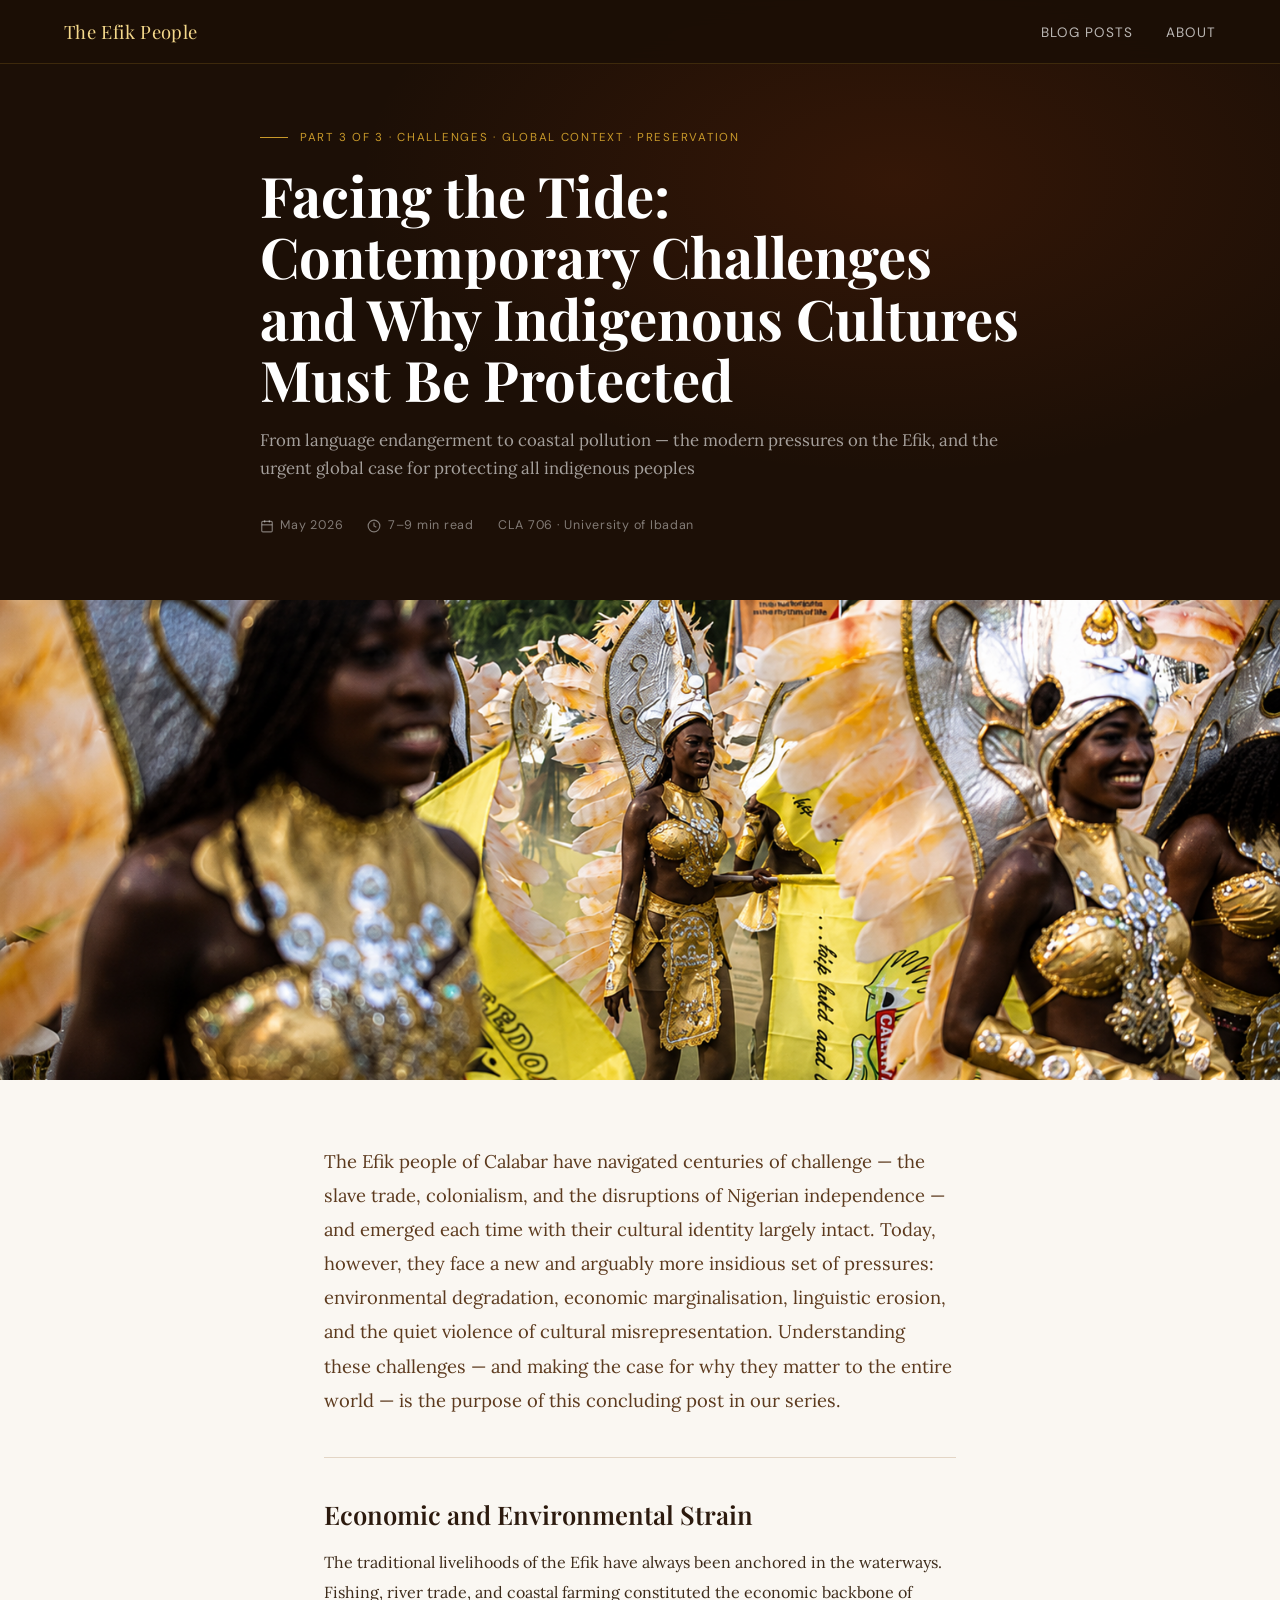
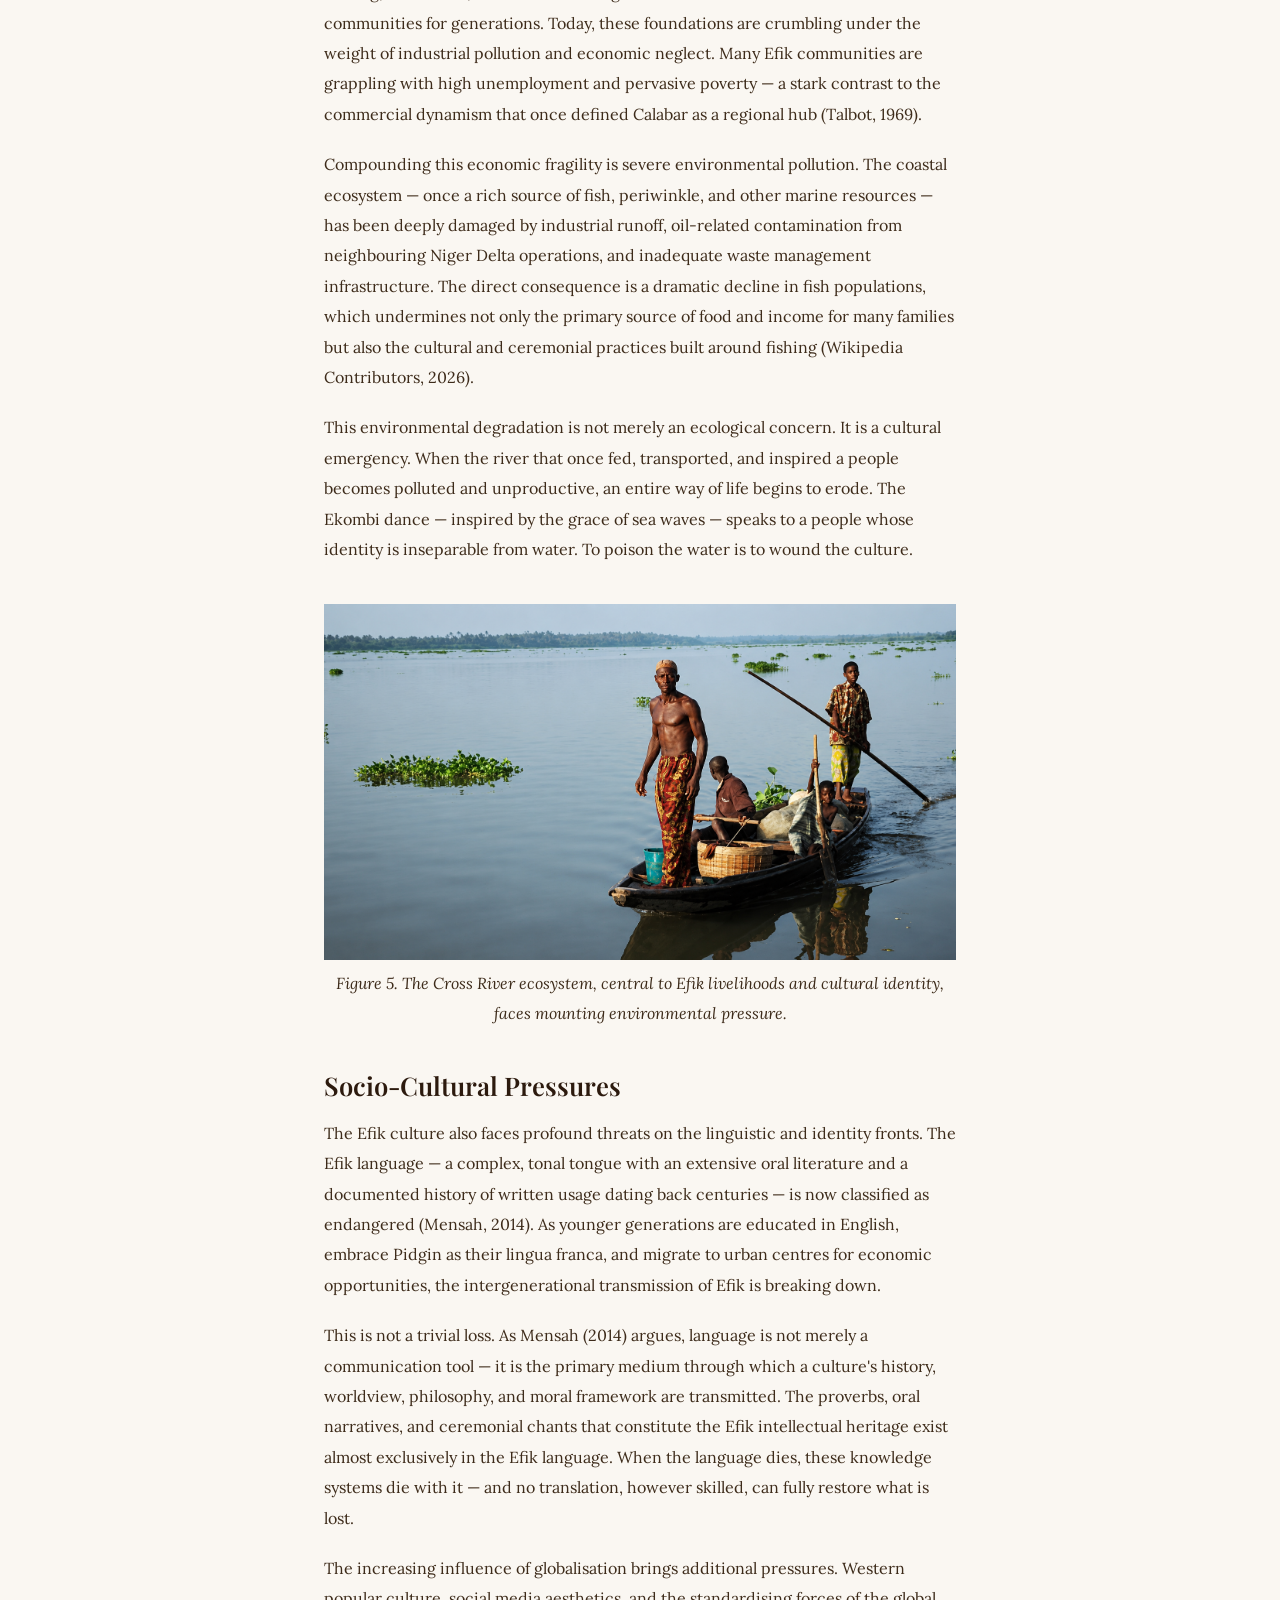
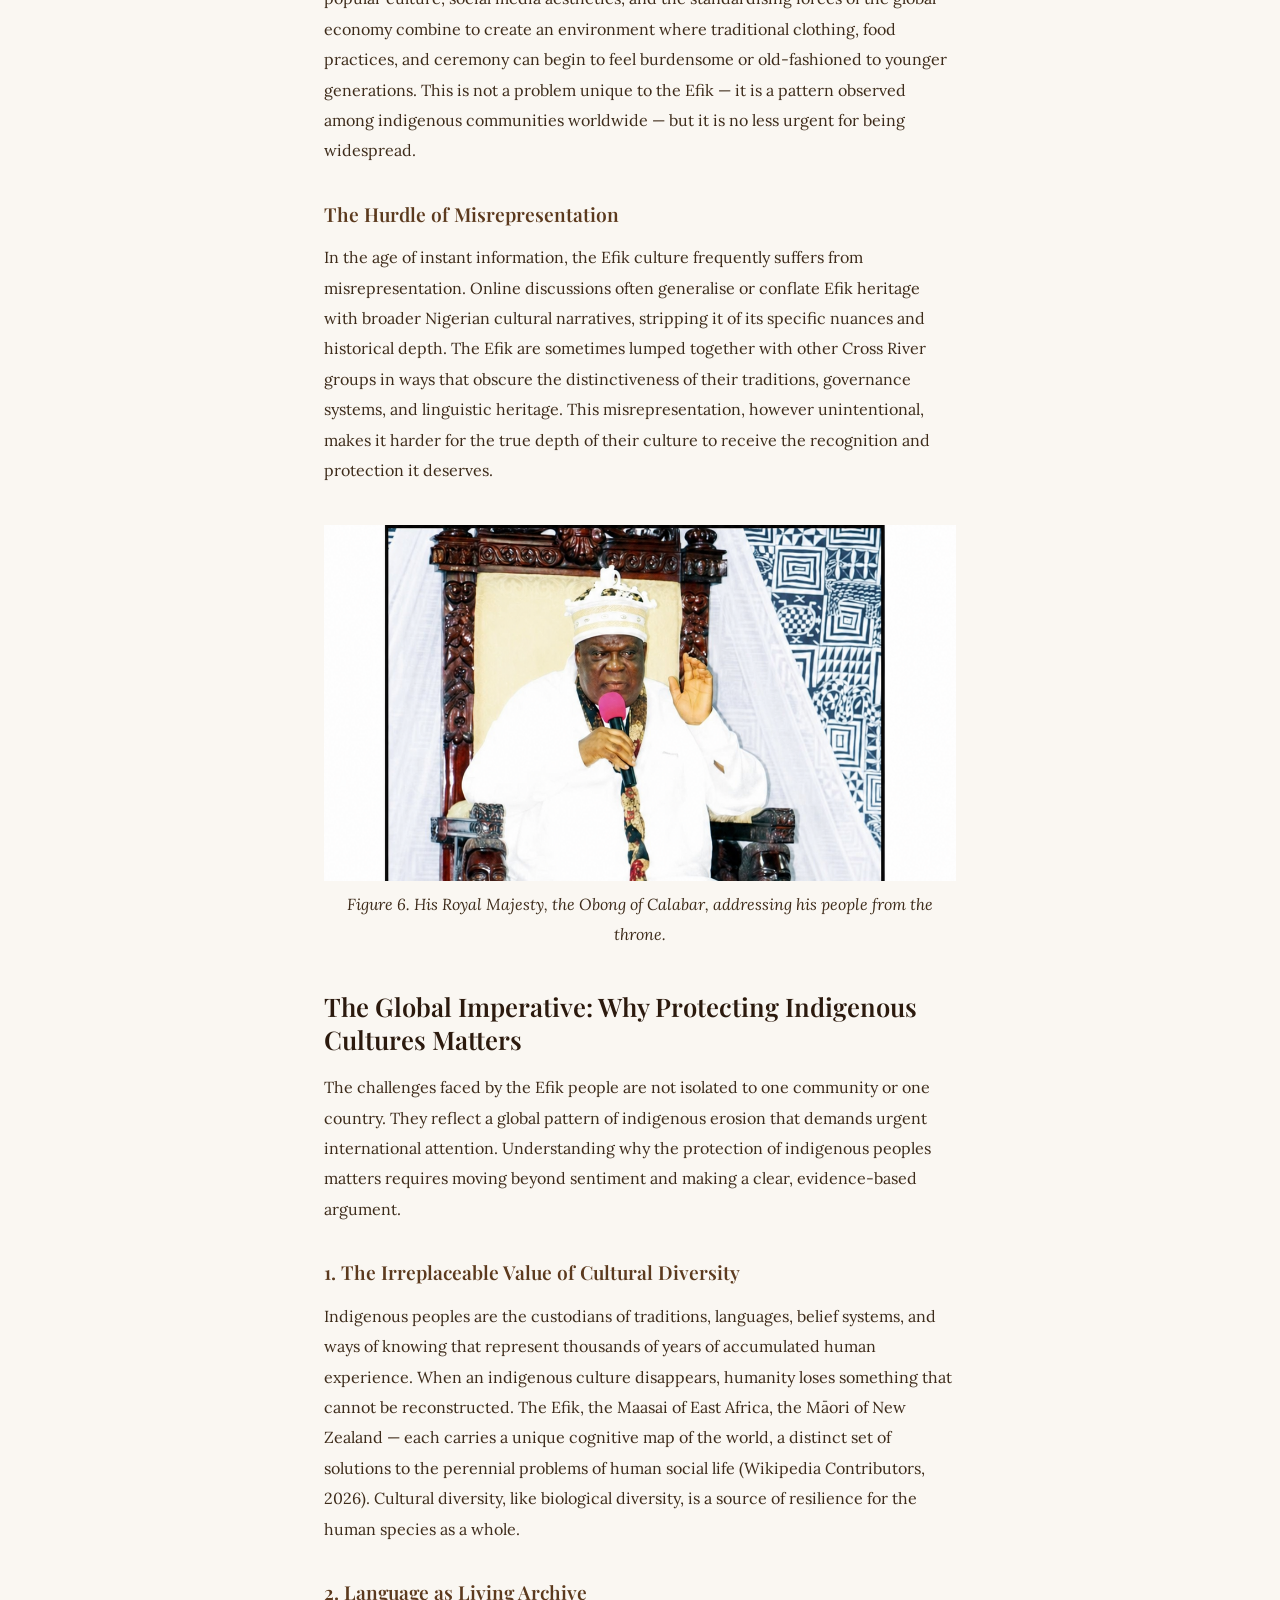
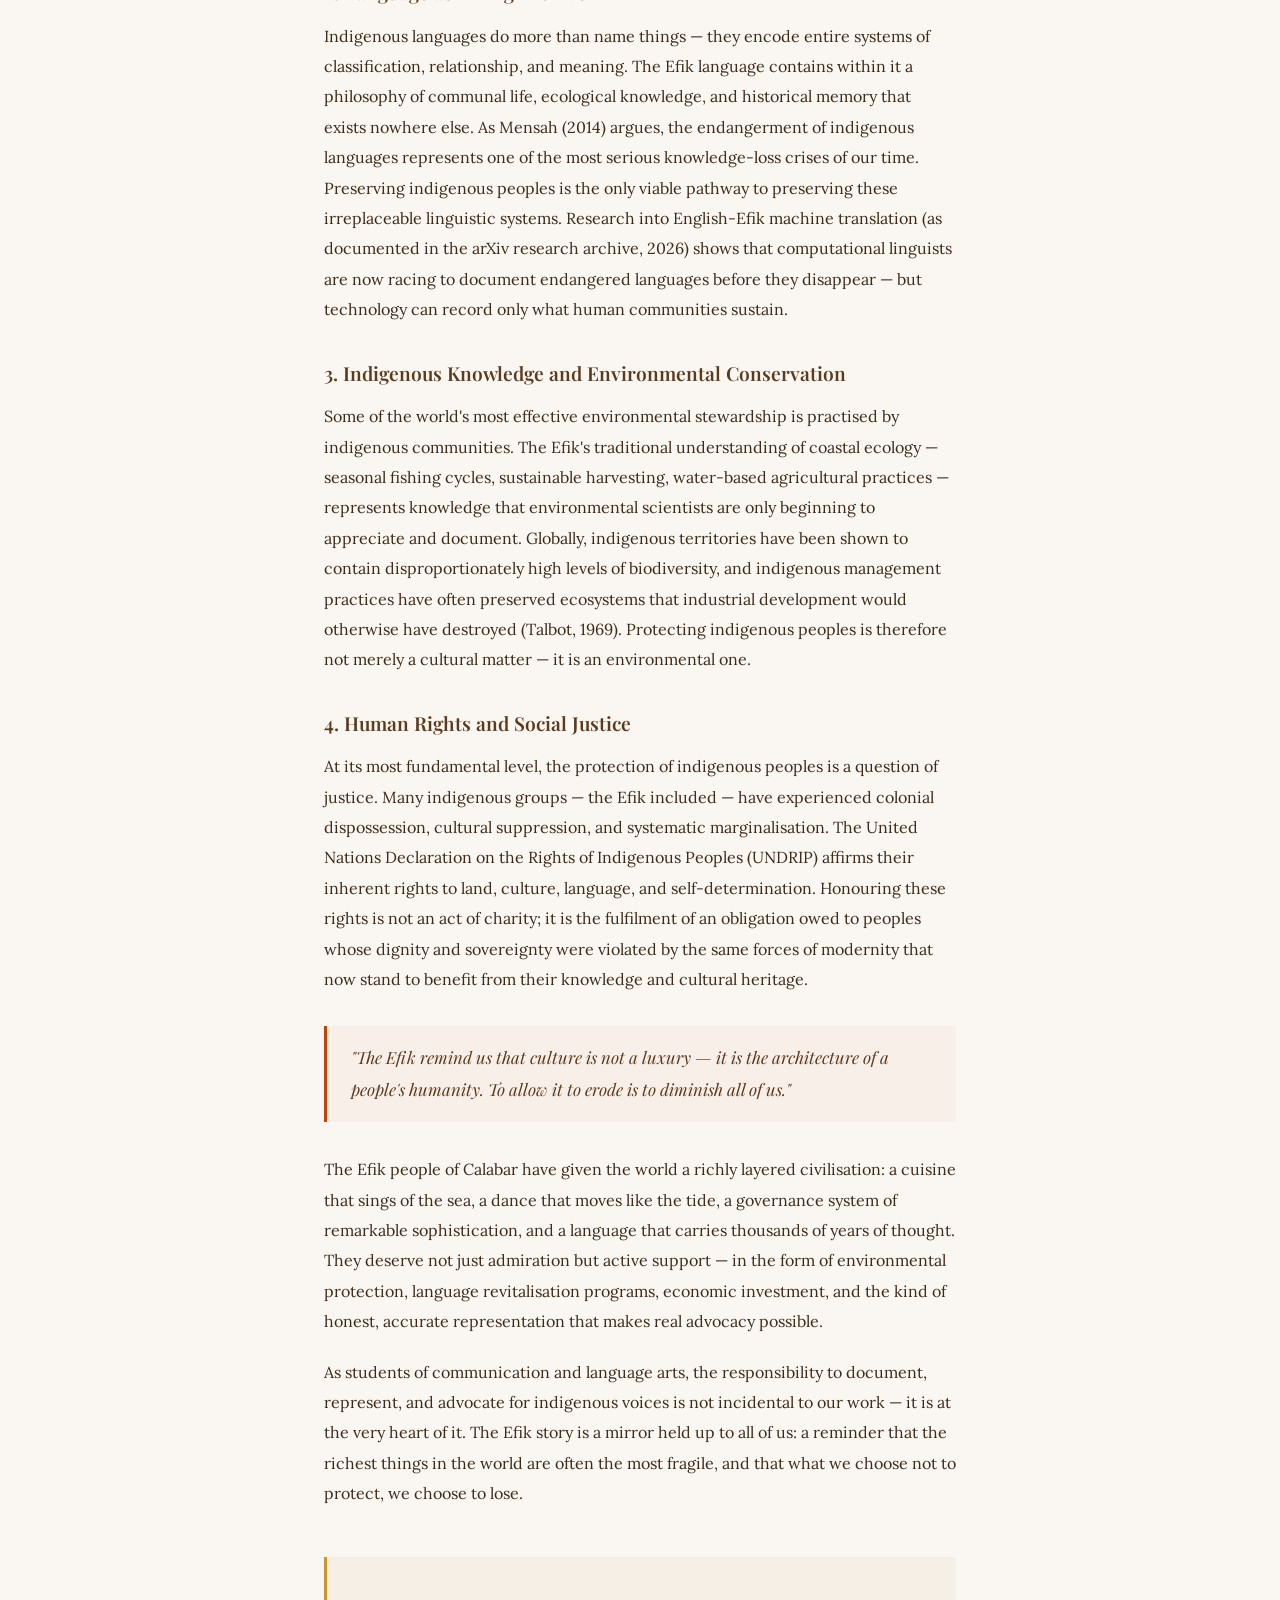
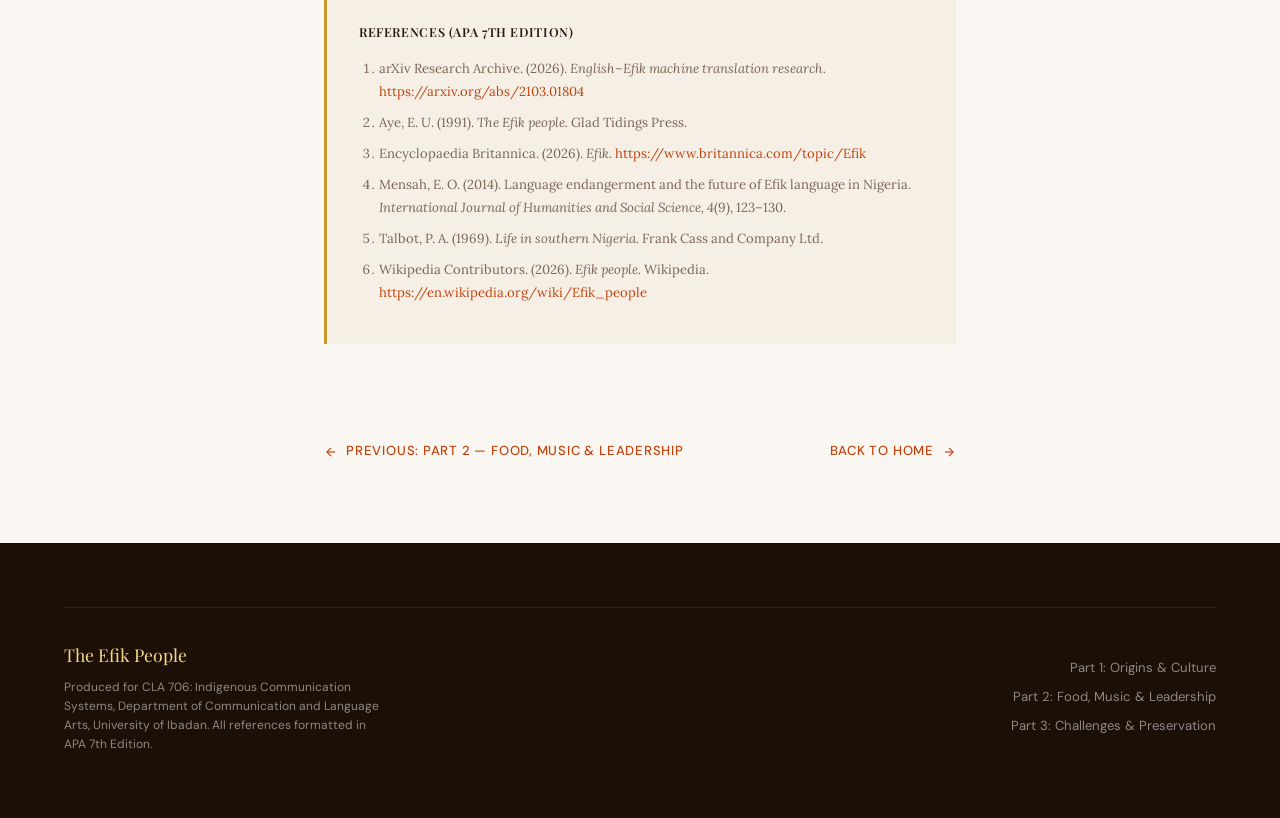
<file: post-3.html>
<!DOCTYPE html>
<html lang="en">
<head>
<meta charset="UTF-8">
<meta name="viewport" content="width=device-width, initial-scale=1.0">
<title>Facing the Tide: Contemporary Challenges and Why Indigenous Cultures Must Be Protected</title>
<link rel="preconnect" href="https://fonts.googleapis.com">
<link rel="preconnect" href="https://fonts.gstatic.com" crossorigin>
<link href="https://fonts.googleapis.com/css2?family=Playfair+Display:ital,wght@0,400;0,600;0,700;1,400;1,600&family=Lora:ital,wght@0,400;0,500;1,400&family=DM+Sans:wght@300;400;500&display=swap" rel="stylesheet">
<link rel="stylesheet" href="styles.css">
</head>
<body>

<nav>
  <a href="index" class="nav-brand">The Efik People</a>
  <button class="nav-toggle" aria-label="Toggle Navigation">
    <svg width="24" height="24" viewBox="0 0 24 24" fill="none" stroke="currentColor" stroke-width="2">
      <line x1="3" y1="12" x2="21" y2="12"></line>
      <line x1="3" y1="6" x2="21" y2="6"></line>
      <line x1="3" y1="18" x2="21" y2="18"></line>
    </svg>
  </button>
  <ul class="nav-links">
    <li><a href="index#posts">Blog Posts</a></li>
    <li><a href="index#about">About</a></li>
  </ul>
</nav>

<div class="blog-post-page">
  <div class="post-hero">
    <div class="post-hero-texture"></div>
    <div class="post-hero-content">
      <p class="post-series">Part 3 of 3 · Challenges · Global Context · Preservation</p>
      <h1 class="post-hero-title">Facing the Tide: Contemporary Challenges and Why Indigenous Cultures Must Be Protected</h1>
      <p class="post-hero-subtitle">From language endangerment to coastal pollution — the modern pressures on the Efik, and the urgent global case for protecting all indigenous peoples</p>
      <div class="post-meta-row">
        <span>
          <svg width="14" height="14" viewBox="0 0 24 24" fill="none" stroke="currentColor" stroke-width="2"><rect x="3" y="4" width="18" height="18" rx="2" ry="2"/><line x1="16" y1="2" x2="16" y2="6"/><line x1="8" y1="2" x2="8" y2="6"/><line x1="3" y1="10" x2="21" y2="10"/></svg>
          May 2026
        </span>
        <span>
          <svg width="14" height="14" viewBox="0 0 24 24" fill="none" stroke="currentColor" stroke-width="2"><circle cx="12" cy="12" r="10"/><polyline points="12 6 12 12 16 14"/></svg>
          7–9 min read
        </span>
        <span>CLA 706 · University of Ibadan</span>
      </div>
    </div>
  </div>

  <!-- Hero image -->
  <img src="images/Part 3 (Blog Card & Hero).png" alt="Cross River coastal area and community gathering" class="post-image-full">

  <div class="post-body-wrap">
    <p class="post-lead">
      The Efik people of Calabar have navigated centuries of challenge — the slave trade, colonialism, and the disruptions of Nigerian independence — and emerged each time with their cultural identity largely intact. Today, however, they face a new and arguably more insidious set of pressures: environmental degradation, economic marginalisation, linguistic erosion, and the quiet violence of cultural misrepresentation. Understanding these challenges — and making the case for why they matter to the entire world — is the purpose of this concluding post in our series.
    </p>

    <div class="post-body">

      <h2>Economic and Environmental Strain</h2>
      <p>
        The traditional livelihoods of the Efik have always been anchored in the waterways. Fishing, river trade, and coastal farming constituted the economic backbone of communities for generations. Today, these foundations are crumbling under the weight of industrial pollution and economic neglect. Many Efik communities are grappling with high unemployment and pervasive poverty — a stark contrast to the commercial dynamism that once defined Calabar as a regional hub (Talbot, 1969).
      </p>
      <p>
        Compounding this economic fragility is severe environmental pollution. The coastal ecosystem — once a rich source of fish, periwinkle, and other marine resources — has been deeply damaged by industrial runoff, oil-related contamination from neighbouring Niger Delta operations, and inadequate waste management infrastructure. The direct consequence is a dramatic decline in fish populations, which undermines not only the primary source of food and income for many families but also the cultural and ceremonial practices built around fishing (Wikipedia Contributors, 2026).
      </p>
      <p>
        This environmental degradation is not merely an ecological concern. It is a cultural emergency. When the river that once fed, transported, and inspired a people becomes polluted and unproductive, an entire way of life begins to erode. The Ekombi dance — inspired by the grace of sea waves — speaks to a people whose identity is inseparable from water. To poison the water is to wound the culture.
      </p>

      <div class="post-inline-img">
        <img src="images/Part 3 (Figure 5).png" alt="Cross River ecosystem and community members">
        <p class="post-inline-img-caption">Figure 5. The Cross River ecosystem, central to Efik livelihoods and cultural identity, faces mounting environmental pressure.</p>
      </div>

      <h2>Socio-Cultural Pressures</h2>
      <p>
        The Efik culture also faces profound threats on the linguistic and identity fronts. The Efik language — a complex, tonal tongue with an extensive oral literature and a documented history of written usage dating back centuries — is now classified as endangered (Mensah, 2014). As younger generations are educated in English, embrace Pidgin as their lingua franca, and migrate to urban centres for economic opportunities, the intergenerational transmission of Efik is breaking down.
      </p>
      <p>
        This is not a trivial loss. As Mensah (2014) argues, language is not merely a communication tool — it is the primary medium through which a culture's history, worldview, philosophy, and moral framework are transmitted. The proverbs, oral narratives, and ceremonial chants that constitute the Efik intellectual heritage exist almost exclusively in the Efik language. When the language dies, these knowledge systems die with it — and no translation, however skilled, can fully restore what is lost.
      </p>
      <p>
        The increasing influence of globalisation brings additional pressures. Western popular culture, social media aesthetics, and the standardising forces of the global economy combine to create an environment where traditional clothing, food practices, and ceremony can begin to feel burdensome or old-fashioned to younger generations. This is not a problem unique to the Efik — it is a pattern observed among indigenous communities worldwide — but it is no less urgent for being widespread.
      </p>

      <h3>The Hurdle of Misrepresentation</h3>
      <p>
        In the age of instant information, the Efik culture frequently suffers from misrepresentation. Online discussions often generalise or conflate Efik heritage with broader Nigerian cultural narratives, stripping it of its specific nuances and historical depth. The Efik are sometimes lumped together with other Cross River groups in ways that obscure the distinctiveness of their traditions, governance systems, and linguistic heritage. This misrepresentation, however unintentional, makes it harder for the true depth of their culture to receive the recognition and protection it deserves.
      </p>

      <div class="post-inline-img">
        <img src="images/Part 3 (Figure 6).png" alt="His Royal Majesty, the Obong of Calabar on his throne">
        <p class="post-inline-img-caption">Figure 6. His Royal Majesty, the Obong of Calabar, addressing his people from the throne.</p>
      </div>

      <h2>The Global Imperative: Why Protecting Indigenous Cultures Matters</h2>
      <p>
        The challenges faced by the Efik people are not isolated to one community or one country. They reflect a global pattern of indigenous erosion that demands urgent international attention. Understanding why the protection of indigenous peoples matters requires moving beyond sentiment and making a clear, evidence-based argument.
      </p>

      <h3>1. The Irreplaceable Value of Cultural Diversity</h3>
      <p>
        Indigenous peoples are the custodians of traditions, languages, belief systems, and ways of knowing that represent thousands of years of accumulated human experience. When an indigenous culture disappears, humanity loses something that cannot be reconstructed. The Efik, the Maasai of East Africa, the Māori of New Zealand — each carries a unique cognitive map of the world, a distinct set of solutions to the perennial problems of human social life (Wikipedia Contributors, 2026). Cultural diversity, like biological diversity, is a source of resilience for the human species as a whole.
      </p>

      <h3>2. Language as Living Archive</h3>
      <p>
        Indigenous languages do more than name things — they encode entire systems of classification, relationship, and meaning. The Efik language contains within it a philosophy of communal life, ecological knowledge, and historical memory that exists nowhere else. As Mensah (2014) argues, the endangerment of indigenous languages represents one of the most serious knowledge-loss crises of our time. Preserving indigenous peoples is the only viable pathway to preserving these irreplaceable linguistic systems. Research into English-Efik machine translation (as documented in the arXiv research archive, 2026) shows that computational linguists are now racing to document endangered languages before they disappear — but technology can record only what human communities sustain.
      </p>

      <h3>3. Indigenous Knowledge and Environmental Conservation</h3>
      <p>
        Some of the world's most effective environmental stewardship is practised by indigenous communities. The Efik's traditional understanding of coastal ecology — seasonal fishing cycles, sustainable harvesting, water-based agricultural practices — represents knowledge that environmental scientists are only beginning to appreciate and document. Globally, indigenous territories have been shown to contain disproportionately high levels of biodiversity, and indigenous management practices have often preserved ecosystems that industrial development would otherwise have destroyed (Talbot, 1969). Protecting indigenous peoples is therefore not merely a cultural matter — it is an environmental one.
      </p>

      <h3>4. Human Rights and Social Justice</h3>
      <p>
        At its most fundamental level, the protection of indigenous peoples is a question of justice. Many indigenous groups — the Efik included — have experienced colonial dispossession, cultural suppression, and systematic marginalisation. The United Nations Declaration on the Rights of Indigenous Peoples (UNDRIP) affirms their inherent rights to land, culture, language, and self-determination. Honouring these rights is not an act of charity; it is the fulfilment of an obligation owed to peoples whose dignity and sovereignty were violated by the same forces of modernity that now stand to benefit from their knowledge and cultural heritage.
      </p>

      <blockquote>
        <p>"The Efik remind us that culture is not a luxury — it is the architecture of a people's humanity. To allow it to erode is to diminish all of us."</p>
      </blockquote>

      <p>
        The Efik people of Calabar have given the world a richly layered civilisation: a cuisine that sings of the sea, a dance that moves like the tide, a governance system of remarkable sophistication, and a language that carries thousands of years of thought. They deserve not just admiration but active support — in the form of environmental protection, language revitalisation programs, economic investment, and the kind of honest, accurate representation that makes real advocacy possible.
      </p>
      <p>
        As students of communication and language arts, the responsibility to document, represent, and advocate for indigenous voices is not incidental to our work — it is at the very heart of it. The Efik story is a mirror held up to all of us: a reminder that the richest things in the world are often the most fragile, and that what we choose not to protect, we choose to lose.
      </p>

      <div class="references-block">
        <h3>References (APA 7th Edition)</h3>
        <ol>
          <li>arXiv Research Archive. (2026). <em>English–Efik machine translation research.</em> <a href="https://arxiv.org/abs/2103.01804" target="_blank">https://arxiv.org/abs/2103.01804</a></li>
          <li>Aye, E. U. (1991). <em>The Efik people.</em> Glad Tidings Press.</li>
          <li>Encyclopaedia Britannica. (2026). <em>Efik.</em> <a href="https://www.britannica.com/topic/Efik" target="_blank">https://www.britannica.com/topic/Efik</a></li>
          <li>Mensah, E. O. (2014). Language endangerment and the future of Efik language in Nigeria. <em>International Journal of Humanities and Social Science, 4</em>(9), 123–130.</li>
          <li>Talbot, P. A. (1969). <em>Life in southern Nigeria.</em> Frank Cass and Company Ltd.</li>
          <li>Wikipedia Contributors. (2026). <em>Efik people.</em> Wikipedia. <a href="https://en.wikipedia.org/wiki/Efik_people" target="_blank">https://en.wikipedia.org/wiki/Efik_people</a></li>
        </ol>
      </div>

    </div>
  </div>

  <div class="post-nav">
    <a class="post-nav-btn" href="post-2">
      <svg width="14" height="14" viewBox="0 0 24 24" fill="none" stroke="currentColor" stroke-width="2"><line x1="19" y1="12" x2="5" y2="12"/><polyline points="12 19 5 12 12 5"/></svg>
      Previous: Part 2 — Food, Music & Leadership
    </a>
    <a class="post-nav-btn" href="index">
      Back to Home
      <svg width="14" height="14" viewBox="0 0 24 24" fill="none" stroke="currentColor" stroke-width="2"><line x1="5" y1="12" x2="19" y2="12"/><polyline points="12 5 19 12 12 19"/></svg>
    </a>
  </div>
</div>

<!-- FOOTER -->
<footer>
  <div class="footer-inner">
    <div>
      <p class="footer-brand">The Efik People</p>
      <p class="footer-note">Produced for CLA 706: Indigenous Communication Systems, Department of Communication and Language Arts, University of Ibadan. All references formatted in APA 7th Edition.</p>
    </div>
    <div class="footer-links">
      <a href="post-1">Part 1: Origins & Culture</a>
      <a href="post-2">Part 2: Food, Music & Leadership</a>
      <a href="post-3">Part 3: Challenges & Preservation</a>
    </div>
  </div>
</footer>

<script>
  // Mobile menu toggle
  const navToggle = document.querySelector('.nav-toggle');
  const navLinks = document.querySelector('.nav-links');
  if (navToggle && navLinks) {
    navToggle.addEventListener('click', () => {
      navLinks.classList.toggle('active');
    });
    document.querySelectorAll('.nav-links a').forEach(link => {
      link.addEventListener('click', () => {
        navLinks.classList.remove('active');
      });
    });
  }
</script>

</body>
</html>
</file>
<file: styles.css>
*, *::before, *::after { box-sizing: border-box; margin: 0; padding: 0; }

:root {
  --cream: #FAF7F2;
  --warm-white: #FFFDF9;
  --deep-brown: #2C1A0E;
  --mid-brown: #5C3A1E;
  --light-brown: #A0673A;
  --terracotta: #C1440E;
  --terracotta-light: #E8917A;
  --gold: #C8992A;
  --gold-light: #F5D98B;
  --sage: #5A7C5A;
  --sage-light: #C4D9C4;
  --ink: #1A120B;
  --muted: #7A6655;
  --border: #E3D5C5;
  --hero-bg: #1C0F06;
}

html { scroll-behavior: smooth; }

body {
  font-family: 'DM Sans', sans-serif;
  background: var(--cream);
  color: var(--ink);
  line-height: 1.7;
  overflow-x: hidden;
}

/* NAV */
nav {
  position: fixed;
  top: 0; left: 0; right: 0;
  z-index: 100;
  background: rgba(28, 15, 6, 0.92);
  backdrop-filter: blur(12px);
  border-bottom: 1px solid rgba(200, 153, 42, 0.2);
  display: flex;
  align-items: center;
  justify-content: space-between;
  padding: 0 5vw;
  height: 64px;
}

.nav-brand {
  font-family: 'Playfair Display', serif;
  font-size: 1.15rem;
  color: var(--gold-light);
  letter-spacing: 0.02em;
  text-decoration: none;
}

.nav-links {
  display: flex;
  gap: 2rem;
  list-style: none;
}

.nav-links a {
  font-size: 0.85rem;
  color: rgba(255,255,255,0.7);
  text-decoration: none;
  letter-spacing: 0.08em;
  text-transform: uppercase;
  transition: color 0.2s;
}

.nav-links a:hover { color: var(--gold-light); }

/* Nav Toggle Button */
.nav-toggle {
  display: none;
  background: none;
  border: none;
  color: var(--gold-light);
  cursor: pointer;
  padding: 4px;
  z-index: 110;
  transition: color 0.2s;
}

.nav-toggle:hover {
  color: #fff;
}

.nav-toggle svg {
  display: block;
}

/* HERO */
.hero {
  min-height: 100vh;
  background: var(--hero-bg);
  display: flex;
  flex-direction: column;
  justify-content: flex-end;
  padding: 0 5vw 8vh;
  position: relative;
  overflow: hidden;
}

.hero-texture {
  position: absolute;
  inset: 0;
  background-image:
    radial-gradient(ellipse 80% 60% at 60% 40%, rgba(193, 68, 14, 0.18) 0%, transparent 70%),
    radial-gradient(ellipse 50% 80% at 20% 70%, rgba(200, 153, 42, 0.12) 0%, transparent 60%);
  pointer-events: none;
}

.hero-pattern {
  position: absolute;
  inset: 0;
  opacity: 0.04;
  background-image: repeating-linear-gradient(
    45deg,
    #fff 0px, #fff 1px,
    transparent 1px, transparent 12px
  ), repeating-linear-gradient(
    -45deg,
    #fff 0px, #fff 1px,
    transparent 1px, transparent 12px
  );
  pointer-events: none;
}

.hero-eyebrow {
  font-size: 0.75rem;
  letter-spacing: 0.18em;
  text-transform: uppercase;
  color: var(--gold);
  margin-bottom: 1.5rem;
  position: relative;
  display: flex;
  align-items: center;
  gap: 0.75rem;
  animation: fadeUp 0.8s ease both;
}

.hero-eyebrow::before {
  content: '';
  display: block;
  width: 40px;
  height: 1px;
  background: var(--gold);
}

.hero-headline {
  font-family: 'Playfair Display', serif;
  font-size: clamp(3rem, 8vw, 6.5rem);
  font-weight: 700;
  line-height: 1.0;
  color: #fff;
  max-width: 14ch;
  margin-bottom: 1.5rem;
  position: relative;
  animation: fadeUp 0.8s 0.1s ease both;
}

.hero-headline em {
  color: var(--terracotta-light);
  font-style: italic;
}

.hero-sub {
  font-family: 'Lora', serif;
  font-size: 1.1rem;
  color: rgba(255,255,255,0.65);
  max-width: 52ch;
  margin-bottom: 3rem;
  line-height: 1.8;
  position: relative;
  animation: fadeUp 0.8s 0.2s ease both;
}

.hero-cta-group {
  display: flex;
  gap: 1rem;
  flex-wrap: wrap;
  position: relative;
  animation: fadeUp 0.8s 0.3s ease both;
}

.btn-primary {
  display: inline-flex;
  align-items: center;
  gap: 0.5rem;
  background: var(--terracotta);
  color: #fff;
  padding: 0.75rem 1.75rem;
  font-size: 0.875rem;
  font-weight: 500;
  letter-spacing: 0.03em;
  text-decoration: none;
  border: none;
  cursor: pointer;
  transition: background 0.2s, transform 0.15s;
}
.btn-primary:hover { background: #A53A0C; transform: translateY(-1px); }

.btn-outline {
  display: inline-flex;
  align-items: center;
  gap: 0.5rem;
  border: 1px solid rgba(255,255,255,0.3);
  color: rgba(255,255,255,0.85);
  padding: 0.75rem 1.75rem;
  font-size: 0.875rem;
  font-weight: 400;
  text-decoration: none;
  transition: border-color 0.2s, color 0.2s;
}
.btn-outline:hover { border-color: var(--gold); color: var(--gold-light); }

.hero-scroll-hint {
  position: absolute;
  bottom: 2.5rem;
  right: 5vw;
  writing-mode: vertical-rl;
  font-size: 0.7rem;
  letter-spacing: 0.15em;
  text-transform: uppercase;
  color: rgba(255,255,255,0.35);
  display: flex;
  align-items: center;
  gap: 0.75rem;
}

.hero-scroll-hint::after {
  content: '';
  display: block;
  width: 1px;
  height: 50px;
  background: rgba(255,255,255,0.25);
}

/* SECTION LAYOUTS */
.section-intro {
  padding: 7rem 5vw;
  display: grid;
  grid-template-columns: 1fr 1fr;
  gap: 5rem;
  align-items: center;
  max-width: 1200px;
  margin: 0 auto;
}

.label-tag {
  display: inline-block;
  font-size: 0.7rem;
  letter-spacing: 0.18em;
  text-transform: uppercase;
  color: var(--terracotta);
  border: 1px solid var(--terracotta);
  padding: 0.25rem 0.75rem;
  margin-bottom: 1.25rem;
}

.section-heading {
  font-family: 'Playfair Display', serif;
  font-size: clamp(2rem, 4vw, 3rem);
  font-weight: 600;
  line-height: 1.2;
  color: var(--deep-brown);
  margin-bottom: 1.25rem;
}

.section-heading em { font-style: italic; color: var(--terracotta); }

.body-text {
  font-family: 'Lora', serif;
  font-size: 1rem;
  color: var(--muted);
  line-height: 1.85;
}

.intro-image-block {
  position: relative;
}

.intro-img {
  width: 100%;
  aspect-ratio: 4/5;
  object-fit: cover;
  display: block;
}

.intro-img-placeholder {
  width: 100%;
  aspect-ratio: 4/5;
  background: linear-gradient(135deg, #C1440E22 0%, #C8992A22 100%);
  border: 2px dashed var(--border);
  display: flex;
  flex-direction: column;
  align-items: center;
  justify-content: center;
  gap: 0.75rem;
  color: var(--muted);
}

.intro-img-placeholder span { font-size: 0.8rem; letter-spacing: 0.05em; text-align: center; padding: 0 1rem; }

.float-stat {
  position: absolute;
  bottom: -1.5rem;
  left: -1.5rem;
  background: var(--terracotta);
  color: #fff;
  padding: 1.25rem 1.5rem;
  font-family: 'Playfair Display', serif;
}

.float-stat-num {
  font-size: 2rem;
  font-weight: 700;
  line-height: 1;
  display: block;
}

.float-stat-label {
  font-size: 0.7rem;
  opacity: 0.8;
  letter-spacing: 0.08em;
  text-transform: uppercase;
}

/* POSTS GRID */
.posts-section {
  background: var(--warm-white);
  padding: 6rem 5vw;
}

.posts-header {
  max-width: 1200px;
  margin: 0 auto 3.5rem;
  display: flex;
  align-items: flex-end;
  justify-content: space-between;
  border-bottom: 1px solid var(--border);
  padding-bottom: 1.5rem;
}

.posts-grid {
  max-width: 1200px;
  margin: 0 auto;
  display: grid;
  grid-template-columns: repeat(3, 1fr);
  gap: 2px;
}

.post-card {
  background: var(--cream);
  text-decoration: none;
  color: inherit;
  display: flex;
  flex-direction: column;
  overflow: hidden;
  transition: transform 0.3s ease;
}

.post-card:hover { transform: translateY(-4px); }
.post-card:hover .post-card-img-placeholder { border-color: var(--terracotta); }
.post-card:hover .post-card-title { color: var(--terracotta); }

.post-card-img {
  width: 100%;
  aspect-ratio: 16/10;
  object-fit: cover;
  display: block;
}

.post-card-img-placeholder {
  aspect-ratio: 16/10;
  background: var(--cream);
  border: 2px dashed var(--border);
  display: flex;
  flex-direction: column;
  align-items: center;
  justify-content: center;
  gap: 0.5rem;
  color: var(--muted);
  font-size: 0.75rem;
  letter-spacing: 0.04em;
  padding: 1rem;
  text-align: center;
  transition: border-color 0.3s;
}

.post-card-img-placeholder svg {
  opacity: 0.3;
  width: 32px;
  height: 32px;
}

.post-card-body {
  padding: 1.5rem;
  flex: 1;
  display: flex;
  flex-direction: column;
  gap: 0.75rem;
}

.post-card-meta {
  display: flex;
  align-items: center;
  gap: 0.75rem;
  font-size: 0.72rem;
  letter-spacing: 0.1em;
  text-transform: uppercase;
  color: var(--muted);
}

.post-card-tag {
  background: var(--gold-light);
  color: var(--mid-brown);
  padding: 0.2rem 0.5rem;
  font-size: 0.65rem;
  font-weight: 500;
  letter-spacing: 0.08em;
  text-transform: uppercase;
}

.post-card-title {
  font-family: 'Playfair Display', serif;
  font-size: 1.2rem;
  font-weight: 600;
  line-height: 1.35;
  color: var(--deep-brown);
  transition: color 0.2s;
}

.post-card-excerpt {
  font-family: 'Lora', serif;
  font-size: 0.875rem;
  color: var(--muted);
  line-height: 1.75;
  flex: 1;
}

.post-card-read {
  display: flex;
  align-items: center;
  gap: 0.4rem;
  font-size: 0.78rem;
  font-weight: 500;
  color: var(--terracotta);
  letter-spacing: 0.04em;
  text-transform: uppercase;
  margin-top: 0.5rem;
}

.post-card-read svg { transition: transform 0.2s; }
.post-card:hover .post-card-read svg { transform: translateX(4px); }

/* FEATURED QUOTE */
.quote-band {
  background: var(--deep-brown);
  padding: 6rem 5vw;
  text-align: center;
  position: relative;
  overflow: hidden;
}

.quote-band::before {
  content: '\201C';
  font-family: 'Playfair Display', serif;
  font-size: 18rem;
  color: rgba(255,255,255,0.04);
  position: absolute;
  top: -3rem;
  left: 5vw;
  line-height: 1;
  pointer-events: none;
}

.quote-text {
  font-family: 'Playfair Display', serif;
  font-size: clamp(1.4rem, 3vw, 2.2rem);
  font-style: italic;
  color: #fff;
  max-width: 40ch;
  margin: 0 auto 1.5rem;
  line-height: 1.5;
  position: relative;
}

.quote-attr {
  font-size: 0.8rem;
  letter-spacing: 0.12em;
  text-transform: uppercase;
  color: var(--gold);
}

/* BLOG POST PAGE */
.blog-post-page {
  min-height: 100vh;
  background: var(--cream);
}

.post-hero {
  padding: 8rem 5vw 4rem;
  background: var(--hero-bg);
  position: relative;
  overflow: hidden;
}

.post-hero-texture {
  position: absolute;
  inset: 0;
  background-image: radial-gradient(ellipse 60% 70% at 70% 30%, rgba(193,68,14,0.15), transparent 70%);
  pointer-events: none;
}

.post-hero-content { max-width: 760px; margin: 0 auto; position: relative; }

.post-series {
  font-size: 0.72rem;
  letter-spacing: 0.15em;
  text-transform: uppercase;
  color: var(--gold);
  margin-bottom: 1rem;
  display: flex;
  align-items: center;
  gap: 0.75rem;
}
.post-series::before { content: ''; display: block; width: 28px; height: 1px; background: var(--gold); }

.post-hero-title {
  font-family: 'Playfair Display', serif;
  font-size: clamp(2rem, 5vw, 3.5rem);
  font-weight: 700;
  line-height: 1.1;
  color: #fff;
  margin-bottom: 1rem;
}

.post-hero-subtitle {
  font-family: 'Lora', serif;
  font-size: 1.05rem;
  color: rgba(255,255,255,0.6);
  margin-bottom: 2rem;
  line-height: 1.7;
}

.post-meta-row {
  display: flex;
  align-items: center;
  gap: 1.5rem;
  font-size: 0.78rem;
  color: rgba(255,255,255,0.45);
  letter-spacing: 0.06em;
  flex-wrap: wrap;
}

.post-meta-row span { display: flex; align-items: center; gap: 0.4rem; }

.post-image-full {
  width: 100%;
  max-height: 480px;
  object-fit: cover;
  display: block;
}

.post-image-placeholder {
  width: 100%;
  height: 380px;
  background: linear-gradient(135deg, rgba(193,68,14,0.08), rgba(200,153,42,0.08));
  border: 2px dashed var(--border);
  display: flex;
  flex-direction: column;
  align-items: center;
  justify-content: center;
  gap: 1rem;
  color: var(--muted);
  font-size: 0.85rem;
}

.post-image-placeholder svg { opacity: 0.25; width: 48px; height: 48px; }

.post-body-wrap {
  max-width: 760px;
  margin: 0 auto;
  padding: 4rem 5vw 6rem;
}

.post-lead {
  font-family: 'Lora', serif;
  font-size: 1.15rem;
  line-height: 1.85;
  color: var(--mid-brown);
  margin-bottom: 2.5rem;
  padding-bottom: 2.5rem;
  border-bottom: 1px solid var(--border);
}

.post-body h2 {
  font-family: 'Playfair Display', serif;
  font-size: 1.6rem;
  font-weight: 600;
  color: var(--deep-brown);
  margin: 2.5rem 0 1rem;
  line-height: 1.3;
}

.post-body h3 {
  font-family: 'Playfair Display', serif;
  font-size: 1.2rem;
  font-weight: 600;
  color: var(--mid-brown);
  margin: 2rem 0 0.75rem;
}

.post-body p {
  font-family: 'Lora', serif;
  font-size: 1rem;
  line-height: 1.9;
  color: #3D2B1A;
  margin-bottom: 1.25rem;
}

.post-body blockquote {
  border-left: 3px solid var(--terracotta);
  padding: 1rem 1.5rem;
  margin: 2rem 0;
  background: rgba(193, 68, 14, 0.04);
}

.post-body blockquote p {
  font-family: 'Playfair Display', serif;
  font-style: italic;
  font-size: 1.05rem;
  color: var(--mid-brown);
  margin: 0;
}

.post-inline-img {
  margin: 2.5rem 0;
}

.post-inline-img img {
  width: 100%;
  aspect-ratio: 16/9;
  object-fit: cover;
  object-position: top;
  display: block;
}

.post-inline-img-placeholder {
  width: 100%;
  aspect-ratio: 16/9;
  background: linear-gradient(135deg, rgba(193,68,14,0.06), rgba(200,153,42,0.06));
  border: 2px dashed var(--border);
  display: flex;
  flex-direction: column;
  align-items: center;
  justify-content: center;
  gap: 0.75rem;
  color: var(--muted);
  font-size: 0.8rem;
  text-align: center;
  padding: 1.5rem;
}

.post-inline-img-caption {
  font-size: 0.78rem;
  color: var(--muted);
  text-align: center;
  margin-top: 0.5rem;
  font-style: italic;
  font-family: 'Lora', serif;
}

.references-block {
  margin-top: 3rem;
  padding: 2rem;
  background: #F5EFE6;
  border-left: 3px solid var(--gold);
}

.references-block h3 {
  font-family: 'Playfair Display', serif;
  font-weight: 600;
  color: var(--deep-brown);
  margin-bottom: 1rem;
  letter-spacing: 0.05em;
  text-transform: uppercase;
  font-size: 0.78rem;
}

.references-block ol {
  padding-left: 1.25rem;
}

.references-block li {
  font-family: 'Lora', serif;
  font-size: 0.82rem;
  color: var(--muted);
  line-height: 1.75;
  margin-bottom: 0.5rem;
}

.references-block a {
  color: var(--terracotta);
  text-decoration: none;
  border-bottom: 1px solid transparent;
  transition: border-color 0.2s;
}

.references-block a:hover { border-color: var(--terracotta); }

.post-nav {
  max-width: 760px;
  margin: 0 auto;
  padding: 0 5vw 5rem;
  display: flex;
  justify-content: space-between;
  gap: 1rem;
  flex-wrap: wrap;
}

.post-nav-btn {
  display: inline-flex;
  align-items: center;
  gap: 0.5rem;
  font-size: 0.82rem;
  font-weight: 500;
  letter-spacing: 0.06em;
  text-transform: uppercase;
  color: var(--terracotta);
  text-decoration: none;
  cursor: pointer;
  background: none;
  border: none;
  padding: 0;
  transition: gap 0.2s;
}

.post-nav-btn:hover { gap: 0.75rem; }

/* FOOTER */
footer {
  background: var(--hero-bg);
  padding: 4rem 5vw;
  color: rgba(255,255,255,0.5);
  font-size: 0.82rem;
}

.footer-inner {
  max-width: 1200px;
  margin: 0 auto;
  display: flex;
  justify-content: space-between;
  align-items: center;
  flex-wrap: wrap;
  gap: 1.5rem;
  border-top: 1px solid rgba(255,255,255,0.08);
  padding-top: 2rem;
}

.footer-brand {
  font-family: 'Playfair Display', serif;
  font-size: 1.1rem;
  color: var(--gold-light);
  margin-bottom: 0.5rem;
}

.footer-note { font-size: 0.75rem; line-height: 1.6; max-width: 40ch; }

.footer-links { display: flex; flex-direction: column; gap: 0.4rem; text-align: right; }
.footer-links a { color: rgba(255,255,255,0.5); text-decoration: none; transition: color 0.2s; font-size: 0.82rem; }
.footer-links a:hover { color: var(--gold-light); }

/* ANIMATIONS */
@keyframes fadeUp {
  from { opacity: 0; transform: translateY(24px); }
  to { opacity: 1; transform: translateY(0); }
}

.reveal {
  opacity: 0;
  transform: translateY(20px);
  transition: opacity 0.6s ease, transform 0.6s ease;
}

.reveal.visible {
  opacity: 1;
  transform: translateY(0);
}

/* RESPONSIVE */
@media (max-width: 900px) {
  .section-intro { grid-template-columns: 1fr; gap: 3rem; }
  .posts-grid { grid-template-columns: 1fr; gap: 1.5rem; }
  .posts-header { flex-direction: column; align-items: flex-start; gap: 1rem; }
  .intro-image-block { order: -1; }
  .float-stat { left: 1rem; }
}

@media (max-width: 640px) {
  nav { padding: 0 1.25rem; }
  
  .nav-toggle {
    display: block;
  }

  .nav-links {
    display: flex;
    position: fixed;
    top: 64px; left: 0; right: 0;
    background: rgba(28, 15, 6, 0.98);
    backdrop-filter: blur(20px);
    border-bottom: 1px solid rgba(200, 153, 42, 0.15);
    flex-direction: column;
    padding: 2.5rem 5vw;
    gap: 1.75rem;
    align-items: center;
    transform: translateY(-120%);
    transition: transform 0.4s cubic-bezier(0.16, 1, 0.3, 1);
    z-index: 99;
  }

  .nav-links.active {
    transform: translateY(0);
  }

  .hero {
    padding: 0 1.25rem 4vh;
    min-height: 72vh;
  }
  .section-intro, .posts-section { padding: 4rem 1.25rem; }
  .posts-header { margin-bottom: 2rem; }
  .post-body-wrap { padding: 2.5rem 1.25rem 4rem; }
  .post-hero { padding: 6rem 1.25rem 3rem; }

  /* Subpage mobile refinements */
  .post-image-full {
    max-height: 280px;
  }

  .post-inline-img {
    margin: 1.75rem 0;
  }

  .post-inline-img img {
    aspect-ratio: 4/3;
  }

  .footer-inner {
    flex-direction: column;
    align-items: flex-start;
    gap: 2rem;
  }

  .footer-links {
    text-align: left;
    align-items: flex-start;
  }
}
</file>
